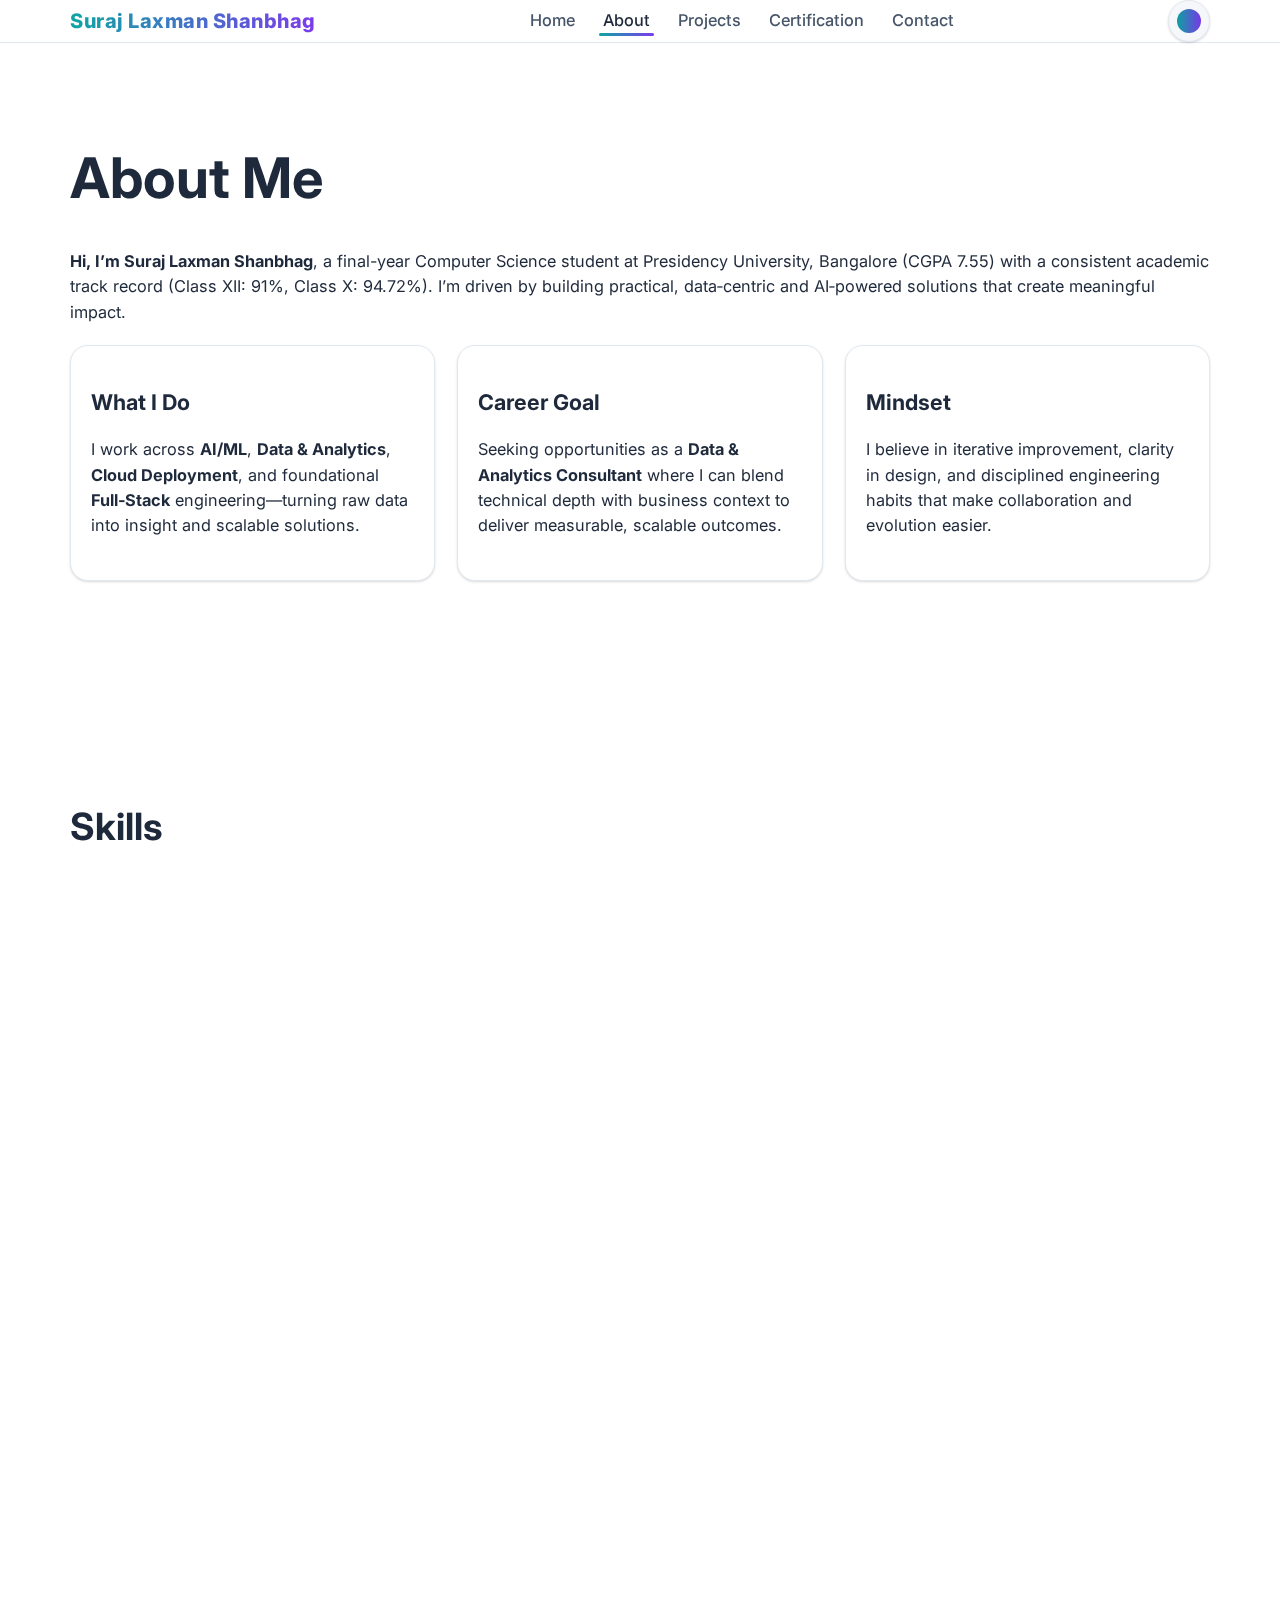
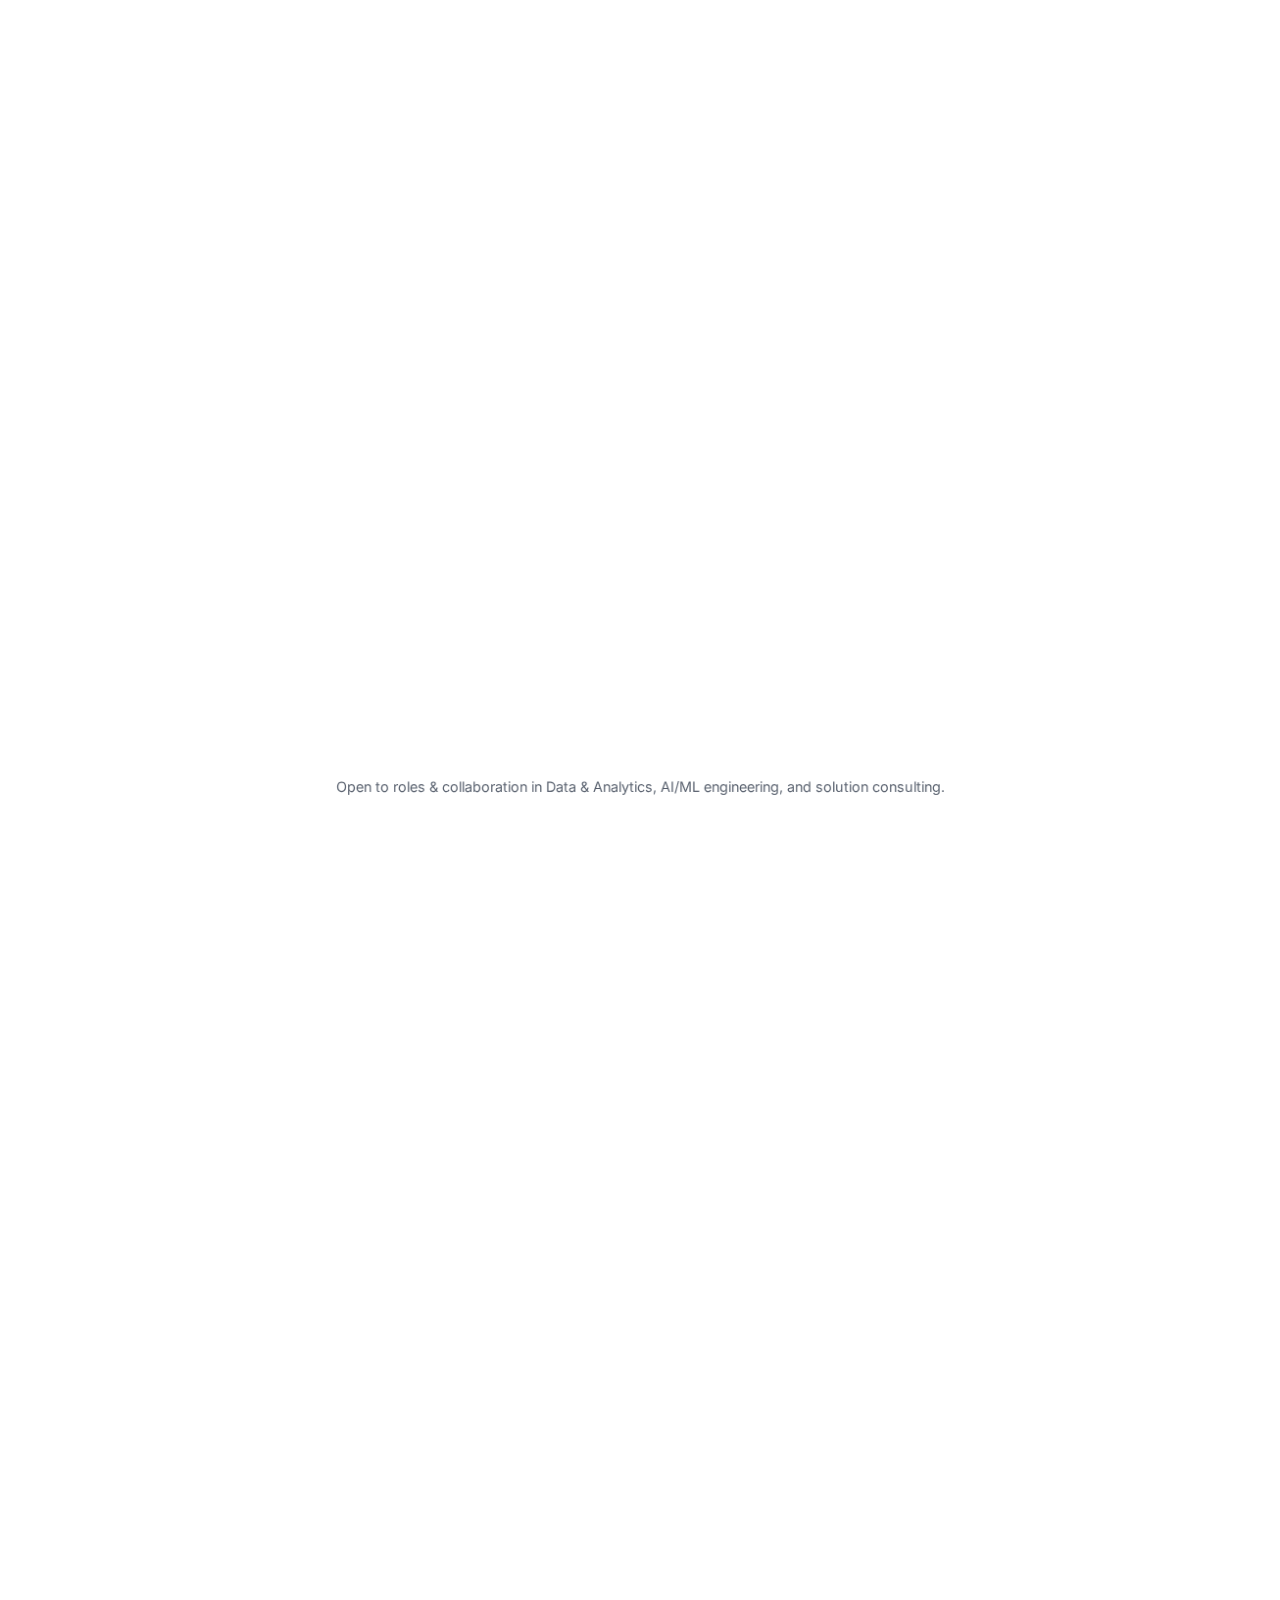
<file: about.html>
<!DOCTYPE html>
<html lang="en" data-theme="light">

<head>
  <meta charset="UTF-8" />
  <meta name="viewport" content="width=device-width, initial-scale=1.0" />
  <title>About | Suraj Shanbhag</title>
  <meta name="description" content="About Suraj Laxman Shanbhag - Aspiring Software Engineer in Bangalore, India." />
  <link rel="preconnect" href="https://fonts.googleapis.com">
  <link rel="preconnect" href="https://fonts.gstatic.com" crossorigin>
  <link href="https://fonts.googleapis.com/css2?family=Inter:wght@400;500;600;700;800&display=swap" rel="stylesheet">
  <link rel="icon" type="image/x-icon" href="assets/favicon.ico" />
  <link rel="stylesheet" href="css/utils.css" />
  <link rel="stylesheet" href="css/styles.css" />
</head>

<body>
  <a href="#main-content" class="skip-link">Skip to content</a>
  <header class="site-header" id="top">
    <div class="container flex between align-center">
      <a href="index.html" class="logo" aria-label="Homepage">Suraj Laxman Shanbhag</a>
      <nav class="site-nav" aria-label="Main Navigation">
        <button class="nav-toggle" aria-expanded="false" aria-controls="nav-menu" aria-label="Open menu">
          <span class="bar"></span><span class="bar"></span><span class="bar"></span>
        </button>
        <ul id="nav-menu" class="nav-menu">
          <li><a href="index.html">Home</a></li>
          <li><a href="about.html" class="active">About</a></li>
          <li><a href="projects.html">Projects</a></li>
          <li><a href="certification.html">Certification</a></li>
          <li><a href="contact.html">Contact</a></li>
        </ul>
      </nav>
      <button class="theme-toggle" id="themeToggle" aria-label="Toggle dark mode"></button>
    </div>
  </header>

  <main class="container" id="main-content">
    <section aria-labelledby="bio-heading" class="mb-xl about-hero">
      <h1 id="bio-heading" data-reveal>About Me</h1>
      <div class="about-intro" data-reveal data-reveal-order="1">
        <p><strong>Hi, I’m Suraj Laxman Shanbhag</strong>, a final-year Computer Science student at Presidency
          University, Bangalore (CGPA 7.55) with a consistent academic track record (Class XII: 91%, Class X: 94.72%).
          I’m driven by building practical, data‑centric and AI‑powered solutions that create meaningful impact.</p>
      </div>
      <div class="about-focus grid" data-reveal data-reveal-order="2"
        style="--min:260px;display:grid;gap:1.4rem;grid-template-columns:repeat(auto-fit,minmax(260px,1fr));margin-top:1.25rem;">
        <div class="card mini">
          <h3>What I Do</h3>
          <p>I work across <strong>AI/ML</strong>, <strong>Data & Analytics</strong>, <strong>Cloud Deployment</strong>,
            and foundational <strong>Full‑Stack</strong> engineering—turning raw data into insight and scalable
            solutions.</p>
        </div>
        <div class="card mini">
          <h3>Career Goal</h3>
          <p>Seeking opportunities as a <strong>Data & Analytics Consultant</strong> where I can blend technical depth
            with business context to deliver measurable, scalable outcomes.</p>
        </div>
        <div class="card mini">
          <h3>Mindset</h3>
          <p>I believe in iterative improvement, clarity in design, and disciplined engineering habits that make
            collaboration and evolution easier.</p>
        </div>
      </div>
    </section>

    <section aria-labelledby="skills-summary-heading" class="mb-xl">
      <h2 id="skills-summary-heading" data-reveal>Skills</h2>
      <div class="skills-summary" data-reveal data-reveal-order="1">
        <div class="skills-rows" data-reveal>
          <!-- Programming Languages -->
          <div class="skill-row">
            <h3 class="row-title">Programming Languages</h3>
            <div class="skill-cards cols-5" role="list" aria-label="Programming Languages">
              <div class="skill-card" role="listitem" aria-label="Python">
                <div class="skill-icon"><img src="assets/icons/Python.svg" alt="" loading="lazy"></div>
                <span>Python</span>
              </div>
              <div class="skill-card" role="listitem" aria-label="Java">
                <div class="skill-icon"><img src="assets/icons/Java.svg" alt="" loading="lazy"></div><span>Java</span>
              </div>
              <div class="skill-card" role="listitem" aria-label="JavaScript">
                <div class="skill-icon"><img src="assets/icons/JavaScript.svg" alt="" loading="lazy"></div>
                <span>JavaScript</span>
              </div>
              <div class="skill-card" role="listitem" aria-label="PHP">
                <div class="skill-icon"><img src="assets/icons/PHP.svg" alt="" loading="lazy"></div><span>PHP</span>
              </div>
              <div class="skill-card" role="listitem" aria-label="SQL">
                <div class="skill-icon"><img src="assets/icons/SQL-Developer.svg" alt="" loading="lazy"></div>
                <span>SQL</span>
              </div>
            </div>
          </div>

          <!-- Web Development -->
          <div class="skill-row">
            <h3 class="row-title">Web Development</h3>
            <div class="skill-cards cols-5" role="list" aria-label="Web Development Stack">
              <div class="skill-card" role="listitem" aria-label="HTML">
                <div class="skill-icon"><img src="assets/icons/HTML5.svg" alt="" loading="lazy"></div><span>HTML</span>
              </div>
              <div class="skill-card" role="listitem" aria-label="CSS">
                <div class="skill-icon"><img src="assets/icons/CSS3.svg" alt="" loading="lazy"></div><span>CSS</span>
              </div>
              <div class="skill-card" role="listitem" aria-label="JavaScript">
                <div class="skill-icon"><img src="assets/icons/JavaScript.svg" alt="" loading="lazy"></div>
                <span>JavaScript</span>
              </div>
              <div class="skill-card" role="listitem" aria-label="React.js">
                <div class="skill-icon"><img src="assets/icons/React.svg" alt="" loading="lazy"></div>
                <span>React.js</span>
              </div>
              <div class="skill-card" role="listitem" aria-label="Angular">
                <div class="skill-icon"><img src="assets/icons/Angular.svg" alt="" loading="lazy"></div>
                <span>Angular</span>
              </div>
              <div class="skill-card" role="listitem" aria-label="jQuery">
                <div class="skill-icon"><img src="assets/icons/jQuery.svg" alt="" loading="lazy"></div>
                <span>jQuery</span>
              </div>
              <div class="skill-card" role="listitem" aria-label="Bootstrap">
                <div class="skill-icon"><img src="assets/icons/Bootstrap.svg" alt="" loading="lazy"></div>
                <span>Bootstrap</span>
              </div>
              <div class="skill-card" role="listitem" aria-label="Tailwind CSS">
                <div class="skill-icon"><img src="assets/icons/Tailwind-CSS.svg" alt="" loading="lazy"></div>
                <span>Tailwind CSS</span>
              </div>
              <div class="skill-card" role="listitem" aria-label="Django">
                <div class="skill-icon"><img src="assets/icons/Django.svg" alt="" loading="lazy"></div>
                <span>Django</span>
              </div>
              <div class="skill-card" role="listitem" aria-label="Flask">
                <div class="skill-icon"><img src="assets/icons/Flask.svg" alt="" loading="lazy"></div><span>Flask</span>
              </div>
              <div class="skill-card" role="listitem" aria-label="FastAPI">
                <div class="skill-icon"><img src="assets/icons/FastAPI.svg" alt="" loading="lazy"></div>
                <span>FastAPI</span>
              </div>
              <div class="skill-card" role="listitem" aria-label="Express.js">
                <div class="skill-icon"><img src="assets/icons/Express.svg" alt="" loading="lazy"></div>
                <span>Express.js</span>
              </div>
              <div class="skill-card" role="listitem" aria-label="Node.js">
                <div class="skill-icon"><img src="assets/icons/Node.js.svg" alt="" loading="lazy"></div>
                <span>Node.js</span>
              </div>
            </div>
          </div>

          <!-- Databases -->
          <div class="skill-row">
            <h3 class="row-title">Databases</h3>
            <div class="skill-cards cols-5" role="list" aria-label="Databases">
              <div class="skill-card" role="listitem" aria-label="MySQL">
                <div class="skill-icon"><img src="assets/icons/MySQL.svg" alt="" loading="lazy"></div><span>MySQL</span>
              </div>
              <div class="skill-card" role="listitem" aria-label="MongoDB">
                <div class="skill-icon"><img src="assets/icons/MongoDB.svg" alt="" loading="lazy"></div>
                <span>MongoDB</span>
              </div>
            </div>
          </div>

          <!-- Cloud & DevOps -->
          <div class="skill-row">
            <h3 class="row-title">Cloud & DevOps</h3>
            <div class="skill-cards cols-5" role="list" aria-label="Cloud and DevOps">
              <div class="skill-card" role="listitem" aria-label="Docker">
                <div class="skill-icon"><img src="assets/icons/Docker.svg" alt="" loading="lazy"></div>
                <span>Docker</span>
              </div>
              <div class="skill-card" role="listitem" aria-label="Google Firebase">
                <div class="skill-icon"><img src="assets/icons/Firebase.svg" alt="" loading="lazy"></div>
                <span>Firebase</span>
              </div>
              <div class="skill-card" role="listitem" aria-label="Vercel">
                <div class="skill-icon"><img src="assets/icons/Vercel.svg" alt="" loading="lazy"></div>
                <span>Vercel</span>
              </div>
            </div>
          </div>

          <!-- Version Control & Collaboration -->
          <div class="skill-row">
            <h3 class="row-title">Version Control & Collaboration</h3>
            <div class="skill-cards cols-5" role="list" aria-label="Version Control and Collaboration Tools">
              <div class="skill-card" role="listitem" aria-label="Git">
                <div class="skill-icon"><img src="assets/icons/Git.svg" alt="" loading="lazy"></div><span>Git</span>
              </div>
              <div class="skill-card" role="listitem" aria-label="GitHub">
                <div class="skill-icon"><img src="assets/icons/GitHub.svg" alt="" loading="lazy"></div>
                <span>GitHub</span>
              </div>
              <div class="skill-card missing-icon" role="listitem" aria-label="GitHub Desktop">
                <div class="skill-icon"><img src="assets/icons/GitHub.svg" alt="" loading="lazy"></div><span>GitHub
                  Desktop</span>
              </div>
              <div class="skill-card" role="listitem" aria-label="Discord">
                <div class="skill-icon"><img src="assets/icons/Discord.js.svg" alt="" loading="lazy"></div>
                <span>Discord</span>
              </div>
              <div class="skill-card missing-icon" role="listitem" aria-label="Notion">
                <div class="skill-icon"><img src="assets/icons/Markdown.svg" alt="" loading="lazy"></div>
                <span>Notion</span>
              </div>
              <div class="skill-card missing-icon" role="listitem" aria-label="Microsoft Teams">
                <div class="skill-icon"><img src="assets/icons/Windows-11.svg" alt="" loading="lazy"></div>
                <span>Teams</span>
              </div>
            </div>
          </div>

          <!-- Data Science & Analytics -->
          <div class="skill-row">
            <h3 class="row-title">Data Science & Analytics</h3>
            <div class="skill-cards cols-5" role="list" aria-label="Data Science and Analytics Tools">
              <div class="skill-card" role="listitem" aria-label="NumPy">
                <div class="skill-icon"><img src="assets/icons/NumPy.svg" alt="" loading="lazy"></div><span>NumPy</span>
              </div>
              <div class="skill-card" role="listitem" aria-label="Pandas">
                <div class="skill-icon"><img src="assets/icons/Pandas.svg" alt="" loading="lazy"></div>
                <span>Pandas</span>
              </div>
              <div class="skill-card" role="listitem" aria-label="Matplotlib">
                <div class="skill-icon"><img src="assets/icons/Matplotlib.svg" alt="" loading="lazy"></div>
                <span>Matplotlib</span>
              </div>
              <div class="skill-card missing-icon" role="listitem" aria-label="Seaborn">
                <div class="skill-icon"><img src="assets/icons/Matplotlib.svg" alt="" loading="lazy"></div>
                <span>Seaborn</span>
              </div>
              <div class="skill-card" role="listitem" aria-label="Plotly">
                <div class="skill-icon"><img src="assets/icons/Ploty.svg" alt="" loading="lazy"></div>
                <span>Plotly</span>
              </div>
              <div class="skill-card" role="listitem" aria-label="Scikit-Learn">
                <div class="skill-icon"><img src="assets/icons/Scikit-Learn.svg" alt="" loading="lazy"></div>
                <span>Scikit-Learn</span>
              </div>
              <div class="skill-card missing-icon" role="listitem" aria-label="Excel">
                <div class="skill-icon"><img src="assets/icons/Markdown.svg" alt="" loading="lazy"></div>
                <span>Excel</span>
              </div>
              <div class="skill-card" role="listitem" aria-label="Jupyter">
                <div class="skill-icon"><img src="assets/icons/Jupyter.svg" alt="" loading="lazy"></div>
                <span>Jupyter</span>
              </div>
              <div class="skill-card" role="listitem" aria-label="SQL">
                <div class="skill-icon"><img src="assets/icons/SQL-Developer.svg" alt="" loading="lazy"></div>
                <span>SQL</span>
              </div>
            </div>
          </div>

          <!-- AI / ML -->
          <div class="skill-row">
            <h3 class="row-title">AI / ML</h3>
            <div class="skill-cards cols-5" role="list" aria-label="Artificial Intelligence and Machine Learning">
              <div class="skill-card" role="listitem" aria-label="TensorFlow">
                <div class="skill-icon"><img src="assets/icons/TensorFlow.svg" alt="" loading="lazy"></div>
                <span>TensorFlow</span>
              </div>
              <div class="skill-card" role="listitem" aria-label="PyTorch">
                <div class="skill-icon"><img src="assets/icons/PyTorch.svg" alt="" loading="lazy"></div>
                <span>PyTorch</span>
              </div>
              <div class="skill-card" role="listitem" aria-label="Keras">
                <div class="skill-icon"><img src="assets/icons/Keras.svg" alt="" loading="lazy"></div><span>Keras</span>
              </div>
              <div class="skill-card" role="listitem" aria-label="Scikit-Learn">
                <div class="skill-icon"><img src="assets/icons/Scikit-Learn.svg" alt="" loading="lazy"></div>
                <span>Scikit-Learn</span>
              </div>
              <div class="skill-card missing-icon" role="listitem" aria-label="Reinforcement Learning">
                <div class="skill-icon"><img src="assets/icons/GraphQL.svg" alt="" loading="lazy"></div><span>RL</span>
              </div>
            </div>
          </div>

          <!-- Tools & IDEs -->
          <div class="skill-row">
            <h3 class="row-title">Tools &amp; IDEs</h3>
            <div class="skill-cards cols-5" role="list" aria-label="Tools and IDEs">
              <div class="skill-card" role="listitem" aria-label="Eclipse IDE">
                <div class="skill-icon"><img src="assets/icons/Eclipse-IDE.svg" alt="" loading="lazy"></div>
                <span>Eclipse IDE</span>
              </div>
              <div class="skill-card" role="listitem" aria-label="VS Code">
                <div class="skill-icon"><img src="assets/icons/Visual-Studio-Code-(VS-Code).svg" alt="" loading="lazy">
                </div><span>VS Code</span>
              </div>
              <div class="skill-card" role="listitem" aria-label="Postman">
                <div class="skill-icon"><img src="assets/icons/Postman.svg" alt="" loading="lazy"></div>
                <span>Postman</span>
              </div>
            </div>
          </div>
        </div>
      </div>
    </section>

    <section aria-labelledby="leadership-heading" class="mb-xl">
      <h2 id="leadership-heading" data-reveal>Leadership & Beyond Tech</h2>
      <div class="grid values-grid" data-reveal data-reveal-order="1">
        <div class="card mini">
          <h3>NSS Unit Leader</h3>
          <p>Led initiatives promoting service, coordination, and responsibility—strengthening ownership and team
            culture.</p>
        </div>
        <div class="card mini">
          <h3>Continuous Learner</h3>
          <p>Regularly explore emerging tools, frameworks, and AI workflows to sharpen problem‑solving approaches.</p>
        </div>
        <div class="card mini">
          <h3>Outside Interests</h3>
          <p>Enjoy gaming, staying active, and experimenting with new technology stacks that stretch my thinking.</p>
        </div>
      </div>
    </section>

    <section aria-labelledby="quote-heading" class="mb-xl about-closing" style="text-align:center;">
      <h2 id="quote-heading" class="visually-hidden">Quote</h2>
      <p data-reveal data-reveal-order="1"
        style="font-size:1.15rem;max-width:760px;margin:0 auto 1.6rem;font-weight:500;">“Keep building, keep growing 🚀”
      </p>
      <p data-reveal data-reveal-order="2" style="margin:0 0 1.8rem; font-size:.9rem; opacity:.75;">Open to roles &
        collaboration in Data & Analytics, AI/ML engineering, and solution consulting.</p>
      <a href="assets/Suraj_Laxman_Shanbhag_Myntra_Resume.pdf" class="btn primary" data-reveal data-reveal-order="3"
        download>Download Resume</a>
    </section>

    <!-- Removed dynamic skills preview section to avoid redundancy with Skills Snapshot above -->

    <section id="education" aria-labelledby="education-heading" class="mb-xl">
      <h2 id="education-heading" data-reveal>Education</h2>
      <ul class="timeline" data-reveal>
        <!-- Updated timeline items -->
        <li>
          <div class="timeline-marker" aria-hidden="true"></div>
          <div class="timeline-content">
            <h3>B.Tech in Computer Science &amp; Technology</h3>
            <p><strong>Presidency University, Bangalore</strong> • <span>2022 – Present</span></p>
            <p>CGPA: <strong>7.55</strong></p>
          </div>
        </li>
        <li>
          <div class="timeline-marker" aria-hidden="true"></div>
          <div class="timeline-content">
            <h3>Class XII (PUC)</h3>
            <p><strong>St. Josephs’ Composite PU College, Karnataka</strong> • <span>2020 – 2022</span></p>
            <p>Percentage: <strong>91%</strong></p>
          </div>
        </li>
        <li>
          <div class="timeline-marker" aria-hidden="true"></div>
          <div class="timeline-content">
            <h3>Class X (SSLC)</h3>
            <p><strong>Balmandir High School, Karnataka</strong> • <span>2019 – 2020</span></p>
            <p>Percentage: <strong>94.72%</strong></p>
          </div>
        </li>
      </ul>
    </section>

    <!-- Removed legacy leadership timeline; replaced by new Leadership & Beyond Tech cards above -->

    <section id="values" aria-labelledby="values-heading" class="mb-xl">
      <h2 id="values-heading" data-reveal>Core Values</h2>
      <div class="grid values-grid">
        <div class="card" data-reveal>
          <h3>Curiosity</h3>
          <p>I explore ideas deeply and question assumptions.</p>
        </div>
        <div class="card" data-reveal>
          <h3>Consistency</h3>
          <p>Steady improvement over time beats bursts of effort.</p>
        </div>
        <div class="card" data-reveal>
          <h3>Clarity</h3>
          <p>I focus on clean structure and clear intent in code.</p>
        </div>
      </div>
    </section>
  </main>

  <footer class="footer" role="contentinfo" data-reveal data-reveal-order="1" data-reveal-pop>
    <div class="footer-inner">
      <div class="footer-grid">
        <div class="footer-col footer-brand">
          <a href="index.html" class="footer-logo footer-logo-accent" aria-label="Go to home">Suraj Laxman Shanbhag</a>
          <p class="footer-tagline">Made with <span aria-hidden="true">❤️</span> by <span
              class="footer-name-accent">Suraj Laxman Shanbhag</span></p>
          <p class="footer-quote">“Keep building, keep growing 🚀”</p>
        </div>
        <nav class="footer-col footer-links-wrap" aria-label="Footer navigation">
          <h3 class="footer-col-title">Explore</h3>
          <ul class="footer-links">
            <li><a href="index.html">Home</a></li>
            <li><a href="about.html">About</a></li>
            <li><a href="projects.html">Projects</a></li>
            <li><a href="certification.html">Certification</a></li>
            <li><a href="index.html#skills-stairs-title">Skills</a></li>
            <li><a href="contact.html">Contact</a></li>
          </ul>
        </nav>
        <div class="footer-col footer-social-wrap">
          <h3 class="footer-col-title">Connect</h3>
          <ul class="footer-social" aria-label="Social media">
            <li><a href="https://github.com/Sankrityayana" target="_blank" rel="noopener" aria-label="GitHub"> <svg
                  viewBox="0 0 24 24" width="24" height="24" role="img" aria-hidden="true">
                  <path fill="currentColor"
                    d="M12 .5C5.37.5 0 5.87 0 12.54c0 5.32 3.44 9.83 8.21 11.43.6.12.82-.28.82-.59 0-.28-.01-1.03-.02-2.02-3.34.74-4.04-1.63-4.04-1.63-.55-1.42-1.34-1.8-1.34-1.8-1.1-.78.08-.75.08-.75 1.22.09 1.87 1.29 1.87 1.29 1.08 1.89 2.84 1.34 3.53 1.03.11-.8.42-1.35.76-1.66-2.67-.31-5.48-1.37-5.48-6.08 0-1.36.47-2.46 1.24-3.32-.13-.31-.54-1.57.12-3.27 0 0 1.01-.33 3.3 1.26a11.2 11.2 0 0 1 3.01-.41c1.02 0 2.05.14 3.01.41 2.28-1.59 3.29-1.26 3.29-1.26.66 1.7.25 2.96.12 3.27.77.86 1.23 1.96 1.23 3.32 0 4.72-2.81 5.76-5.49 6.07.43.38.81 1.12.81 2.26 0 1.63-.01 2.95-.01 3.35 0 .32.22.71.83.59 4.77-1.6 8.2-6.11 8.2-11.43C24 5.87 18.63.5 12 .5Z" />
                </svg></a></li>
            <li><a href="https://linkedin.com/in/suraj-shanbhag" target="_blank" rel="noopener" aria-label="LinkedIn">
                <svg viewBox="0 0 24 24" width="24" height="24" role="img" aria-hidden="true">
                  <path fill="currentColor"
                    d="M4.98 3.5a2.5 2.5 0 1 1 0 5 2.5 2.5 0 0 1 0-5ZM3 10.4c0-.56.34-.92.99-.92h1.99c.66 0 1.02.36 1.02.92V20c0 .56-.36 1-.99 1H3.99C3.35 21 3 20.56 3 20v-9.6ZM9.75 10.25c0-.41.34-.75.75-.75h1.4c.41 0 .75.34.75.75v.36c.56-.67 1.38-1.23 2.81-1.23 2.07 0 4.54 1.34 4.54 5.17V20c0 .56-.34 1-1.01 1h-1.98c-.66 0-1.01-.44-1.01-1v-4.87c0-1.44-.51-2.42-1.8-2.42-.98 0-1.57.67-1.83 1.3-.09.22-.12.52-.12.83V20c0 .56-.35 1-1.01 1H10.5c-.66 0-1-.44-1-1v-9.75Z" />
                </svg></a></li>
            <li><a href="https://twitter.com/" target="_blank" rel="noopener" aria-label="Twitter"> <svg
                  viewBox="0 0 24 24" width="24" height="24" role="img" aria-hidden="true">
                  <path fill="currentColor"
                    d="M22.46 6c-.77.35-1.6.58-2.46.69a4.18 4.18 0 0 0 1.84-2.31 8.39 8.39 0 0 1-2.65 1.04 4.15 4.15 0 0 0-7.07 3.78 11.78 11.78 0 0 1-8.55-4.34 4.15 4.15 0 0 0 1.28 5.54 4.1 4.1 0 0 1-1.88-.52v.05a4.15 4.15 0 0 0 3.33 4.07 4.2 4.2 0 0 1-1.87.07 4.16 4.16 0 0 0 3.88 2.89A8.35 8.35 0 0 1 2 19.54a11.78 11.78 0 0 0 6.38 1.87c7.66 0 11.85-6.35 11.85-11.85 0-.18-.01-.36-.02-.54A8.47 8.47 0 0 0 24 6.56c-.7.31-1.45.52-2.24.61Z" />
                </svg></a></li>
            <li><a href="mailto:surajshanbhag143@gmail.com" aria-label="Email"> <svg viewBox="0 0 24 24" width="24"
                  height="24" role="img" aria-hidden="true">
                  <path fill="currentColor"
                    d="M4 4h16a2 2 0 0 1 2 2v1.2l-10 6.25L2 7.2V6a2 2 0 0 1 2-2Zm0 5.55V18h16V9.55l-7.62 4.77a2 2 0 0 1-2.07 0L4 9.55Z" />
                </svg></a></li>
          </ul>
        </div>
      </div>
      <div class="footer-bottom">
        <p>&copy; <span id="footerYear"></span> Suraj Laxman Shanbhag. All rights reserved.</p>
        <button class="back-to-top" id="backToTop" aria-label="Back to top">↑ Top</button>
      </div>
    </div>
  </footer>

  <script src="js/ui.js" defer></script>
  <script src="js/main.js" defer></script>
</body>

</html>
</file>
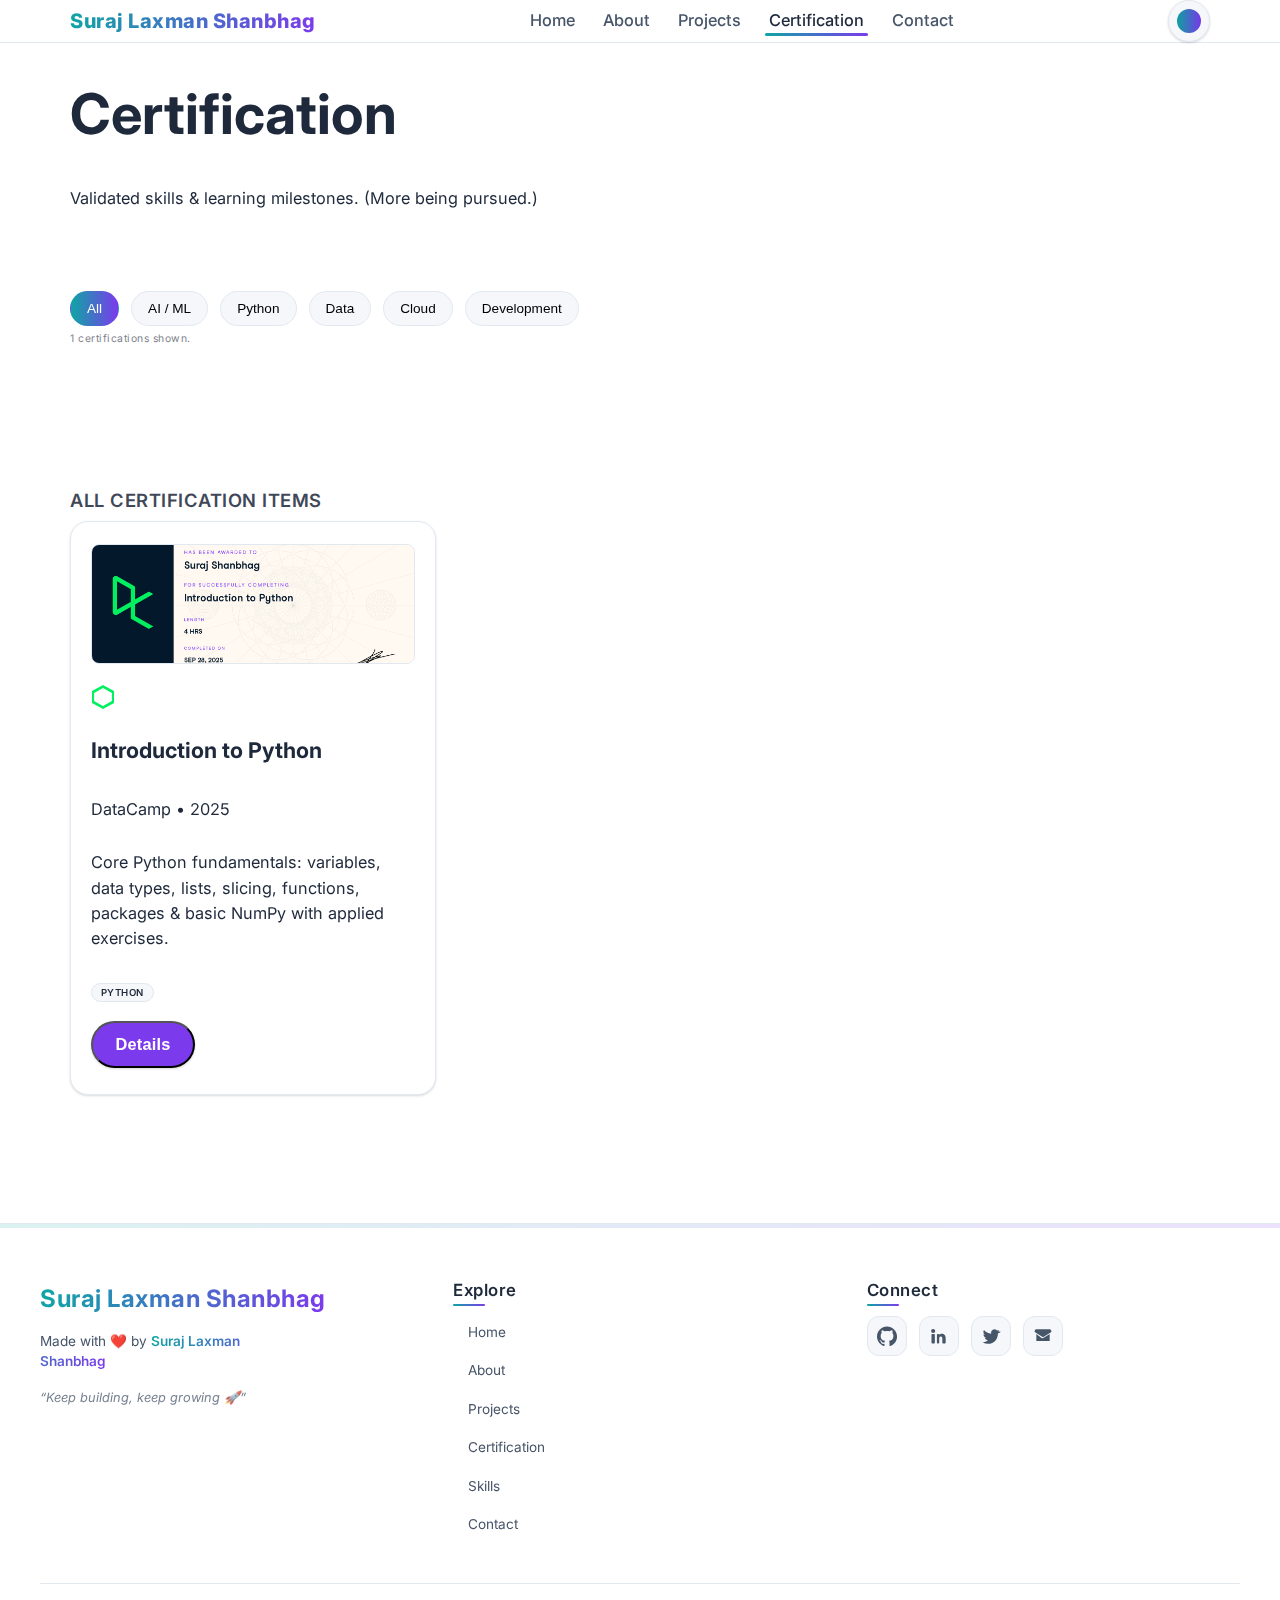
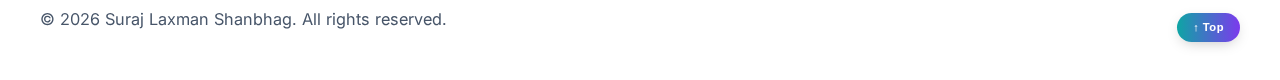
<file: certification.html>
<!DOCTYPE html>
<html lang="en" data-theme="light">

<head>
    <meta charset="UTF-8" />
    <meta name="viewport" content="width=device-width, initial-scale=1.0" />
    <title>Certification | Suraj Shanbhag</title>
    <meta name="description" content="Professional certification & achievements earned by Suraj Laxman Shanbhag." />
    <link rel="preconnect" href="https://fonts.googleapis.com">
    <link rel="preconnect" href="https://fonts.gstatic.com" crossorigin>
    <link href="https://fonts.googleapis.com/css2?family=Inter:wght@400;500;600;700;800&display=swap" rel="stylesheet">
    <link rel="icon" type="image/x-icon" href="assets/favicon.ico" />
    <link rel="stylesheet" href="css/utils.css" />
    <link rel="stylesheet" href="css/styles.css" />
</head>

<body class="certification-page">
    <a href="#main-content" class="skip-link">Skip to content</a>
    <header class="site-header" id="top">
        <div class="container flex between align-center">
            <a href="index.html" class="logo" aria-label="Homepage">Suraj Laxman Shanbhag</a>
            <nav class="site-nav" aria-label="Main Navigation">
                <button class="nav-toggle" aria-expanded="false" aria-controls="nav-menu" aria-label="Open menu">
                    <span class="bar"></span><span class="bar"></span><span class="bar"></span>
                </button>
                <ul id="nav-menu" class="nav-menu">
                    <li><a href="index.html">Home</a></li>
                    <li><a href="about.html">About</a></li>
                    <li><a href="projects.html">Projects</a></li>
                    <li><a href="certification.html" class="active">Certification</a></li>
                    <li><a href="contact.html">Contact</a></li>
                </ul>
            </nav>
            <button class="theme-toggle" id="themeToggle" aria-label="Toggle dark mode"></button>
        </div>
    </header>

    <main id="main-content" class="container">
        <header class="page-header" data-reveal>
            <h1>Certification</h1>
            <p>Validated skills & learning milestones. (More being pursued.)</p>
        </header>

        <section aria-labelledby="cert-filter-heading" class="cert-filters">
            <h2 id="cert-filter-heading" class="visually-hidden">Filter certification categories</h2>
            <div class="filters" role="toolbar" aria-label="Certification filters" data-reveal>
                <button class="filter-btn active" data-filter="all">All</button>
                <button class="filter-btn" data-filter="ai">AI / ML</button>
                <button class="filter-btn" data-filter="python">Python</button>
                <button class="filter-btn" data-filter="data">Data</button>
                <button class="filter-btn" data-filter="cloud">Cloud</button>
                <button class="filter-btn" data-filter="dev">Development</button>
            </div>
        </section>

        <section aria-labelledby="cert-list-heading" class="cert-list">
            <h2 id="cert-list-heading"
                style="margin:.4rem 0 .6rem; font-size:1.15rem; letter-spacing:.5px; font-weight:600; text-transform:uppercase; opacity:.85;">
                Certification List</h2>
            <div id="certGrid" class="projects-grid certs-grid"></div>
        </section>
    </main>

    <footer class="footer" role="contentinfo" data-reveal data-reveal-order="1" data-reveal-pop>
        <div class="footer-inner">
            <div class="footer-grid">
                <div class="footer-col footer-brand">
                    <a href="index.html" class="footer-logo footer-logo-accent" aria-label="Go to home">Suraj Laxman
                        Shanbhag</a>
                    <p class="footer-tagline">Made with <span aria-hidden="true">❤️</span> by <span
                            class="footer-name-accent">Suraj Laxman Shanbhag</span></p>
                    <p class="footer-quote">“Keep building, keep growing 🚀”</p>
                </div>
                <nav class="footer-col footer-links-wrap" aria-label="Footer navigation">
                    <h3 class="footer-col-title">Explore</h3>
                    <ul class="footer-links">
                        <li><a href="index.html">Home</a></li>
                        <li><a href="about.html">About</a></li>
                        <li><a href="projects.html">Projects</a></li>
                        <li><a href="certification.html" aria-current="page">Certification</a></li>
                        <li><a href="index.html#skills-stairs-title">Skills</a></li>
                        <li><a href="contact.html">Contact</a></li>
                    </ul>
                </nav>
                <div class="footer-col footer-social-wrap">
                    <h3 class="footer-col-title">Connect</h3>
                    <ul class="footer-social" aria-label="Social media">
                        <li><a href="https://github.com/Sankrityayana" target="_blank" rel="noopener"
                                aria-label="GitHub"> <svg viewBox="0 0 24 24" width="24" height="24" role="img"
                                    aria-hidden="true">
                                    <path fill="currentColor"
                                        d="M12 .5C5.37.5 0 5.87 0 12.54c0 5.32 3.44 9.83 8.21 11.43.6.12.82-.28.82-.59 0-.28-.01-1.03-.02-2.02-3.34.74-4.04-1.63-4.04-1.63-.55-1.42-1.34-1.8-1.34-1.8-1.1-.78.08-.75.08-.75 1.22.09 1.87 1.29 1.87 1.29 1.08 1.89 2.84 1.34 3.53 1.03.11-.8.42-1.35.76-1.66-2.67-.31-5.48-1.37-5.48-6.08 0-1.36.47-2.46 1.24-3.32-.13-.31-.54-1.57.12-3.27 0 0 1.01-.33 3.3 1.26a11.2 11.2 0 0 1 3.01-.41c1.02 0 2.05.14 3.01.41 2.28-1.59 3.29-1.26 3.29-1.26.66 1.7.25 2.96.12 3.27.77.86 1.23 1.96 1.23 3.32 0 4.72-2.81 5.76-5.49 6.07.43.38.81 1.12.81 2.26 0 1.63-.01 2.95-.01 3.35 0 .32.22.71.83.59 4.77-1.6 8.2-6.11 8.2-11.43C24 5.87 18.63.5 12 .5Z" />
                                </svg></a></li>
                        <li><a href="https://linkedin.com/in/suraj-shanbhag" target="_blank" rel="noopener"
                                aria-label="LinkedIn"> <svg viewBox="0 0 24 24" width="24" height="24" role="img"
                                    aria-hidden="true">
                                    <path fill="currentColor"
                                        d="M4.98 3.5a2.5 2.5 0 1 1 0 5 2.5 2.5 0 0 1 0-5ZM3 10.4c0-.56.34-.92.99-.92h1.99c.66 0 1.02.36 1.02.92V20c0 .56-.36 1-.99 1H3.99C3.35 21 3 20.56 3 20v-9.6ZM9.75 10.25c0-.41.34-.75.75-.75h1.4c.41 0 .75.34.75.75v.36c.56-.67 1.38-1.23 2.81-1.23 2.07 0 4.54 1.34 4.54 5.17V20c0 .56-.34 1-1.01 1h-1.98c-.66 0-1.01-.44-1.01-1v-4.87c0-1.44-.51-2.42-1.8-2.42-.98 0-1.57.67-1.83 1.3-.09.22-.12.52-.12.83V20c0 .56-.35 1-1.01 1H10.5c-.66 0-1-.44-1-1v-9.75Z" />
                                </svg></a></li>
                        <li><a href="https://twitter.com/" target="_blank" rel="noopener" aria-label="Twitter"> <svg
                                    viewBox="0 0 24 24" width="24" height="24" role="img" aria-hidden="true">
                                    <path fill="currentColor"
                                        d="M22.46 6c-.77.35-1.6.58-2.46.69a4.18 4.18 0 0 0 1.84-2.31 8.39 8.39 0 0 1-2.65 1.04 4.15 4.15 0 0 0-7.07 3.78 11.78 11.78 0 0 1-8.55-4.34 4.15 4.15 0 0 0 1.28 5.54 4.1 4.1 0 0 1-1.88-.52v.05a4.15 4.15 0 0 0 3.33 4.07 4.2 4.2 0 0 1-1.87.07 4.16 4.16 0 0 0 3.88 2.89A8.35 8.35 0 0 1 2 19.54a11.78 11.78 0 0 0 6.38 1.87c7.66 0 11.85-6.35 11.85-11.85 0-.18-.01-.36-.02-.54A8.47 8.47 0 0 0 24 6.56c-.7.31-1.45.52-2.24.61Z" />
                                </svg></a></li>
                        <li><a href="mailto:surajshanbhag143@gmail.com" aria-label="Email"> <svg viewBox="0 0 24 24"
                                    width="24" height="24" role="img" aria-hidden="true">
                                    <path fill="currentColor"
                                        d="M4 4h16a2 2 0 0 1 2 2v1.2l-10 6.25L2 7.2V6a2 2 0 0 1 2-2Zm0 5.55V18h16V9.55l-7.62 4.77a2 2 0 0 1-2.07 0L4 9.55Z" />
                                </svg></a></li>
                    </ul>
                </div>
            </div>
            <div class="footer-bottom">
                <p>&copy; <span id="footerYear"></span> Suraj Laxman Shanbhag. All rights reserved.</p>
                <button class="back-to-top" id="backToTop" aria-label="Back to top">↑ Top</button>
            </div>
        </div>
    </footer>

    <div id="modal" class="modal" aria-hidden="true" role="dialog" aria-modal="true" aria-labelledby="modalTitle">
        <div class="modal-backdrop" data-modal-close></div>
        <div class="modal-content" role="document">
            <h2 id="modalTitle" class="visually-hidden">Details</h2>
            <button class="modal-close" aria-label="Close modal" data-modal-close>&times;</button>
            <div class="modal-body" id="modalBody">Loading...</div>
        </div>
    </div>

    <script src="js/ui.js" defer></script>
    <script src="js/main.js" defer></script>
    <script src="js/certification.js" defer></script>
</body>

</html>
</file>
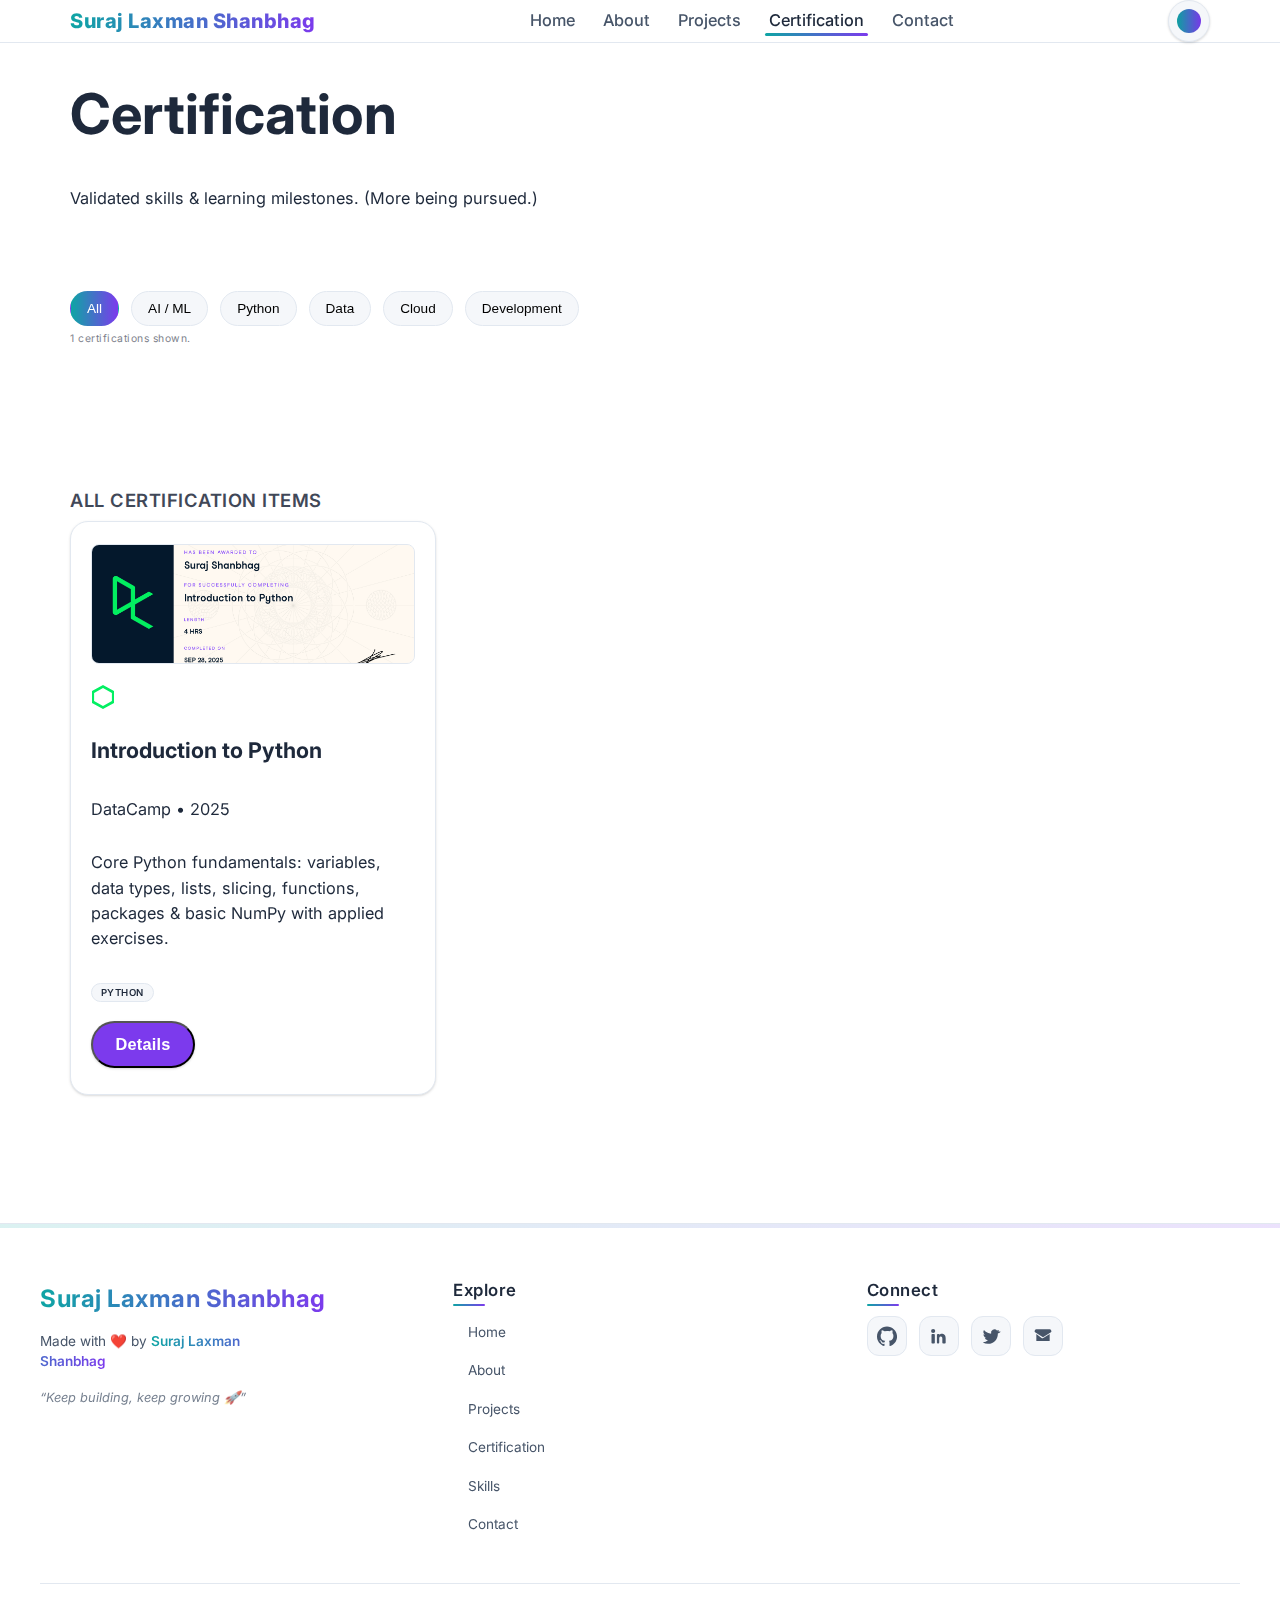
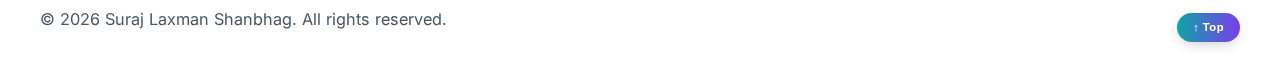
<file: certifications.html>
<!DOCTYPE html>
<html lang="en">

<head>
  <meta charset="UTF-8" />
  <meta name="viewport" content="width=device-width, initial-scale=1.0" />
  <title>Redirecting…</title>
  <meta http-equiv="refresh" content="0; url=certification.html" />
  <link rel="canonical" href="certification.html" />
  <style>
    body {
      font-family: system-ui, Arial, sans-serif;
      display: flex;
      min-height: 100dvh;
      align-items: center;
      justify-content: center;
      background: #0f172a;
      color: #f1f5f9;
      margin: 0;
      padding: 2rem;
      text-align: center
    }

    a {
      color: #03ef62;
      text-decoration: none
    }
  </style>
</head>

<body>
  <div>
    <h1 style="margin:0 0 .75rem;font-size:1.75rem;">Page Moved</h1>
    <p>The page <strong>Certifications</strong> is now <strong>Certification</strong>.</p>
    <p><a href="certification.html">Continue to the new page →</a></p>
    <noscript>
      <p>(JavaScript disabled? Use the link above.)</p>
    </noscript>
  </div>
</body>

</html>
</file>
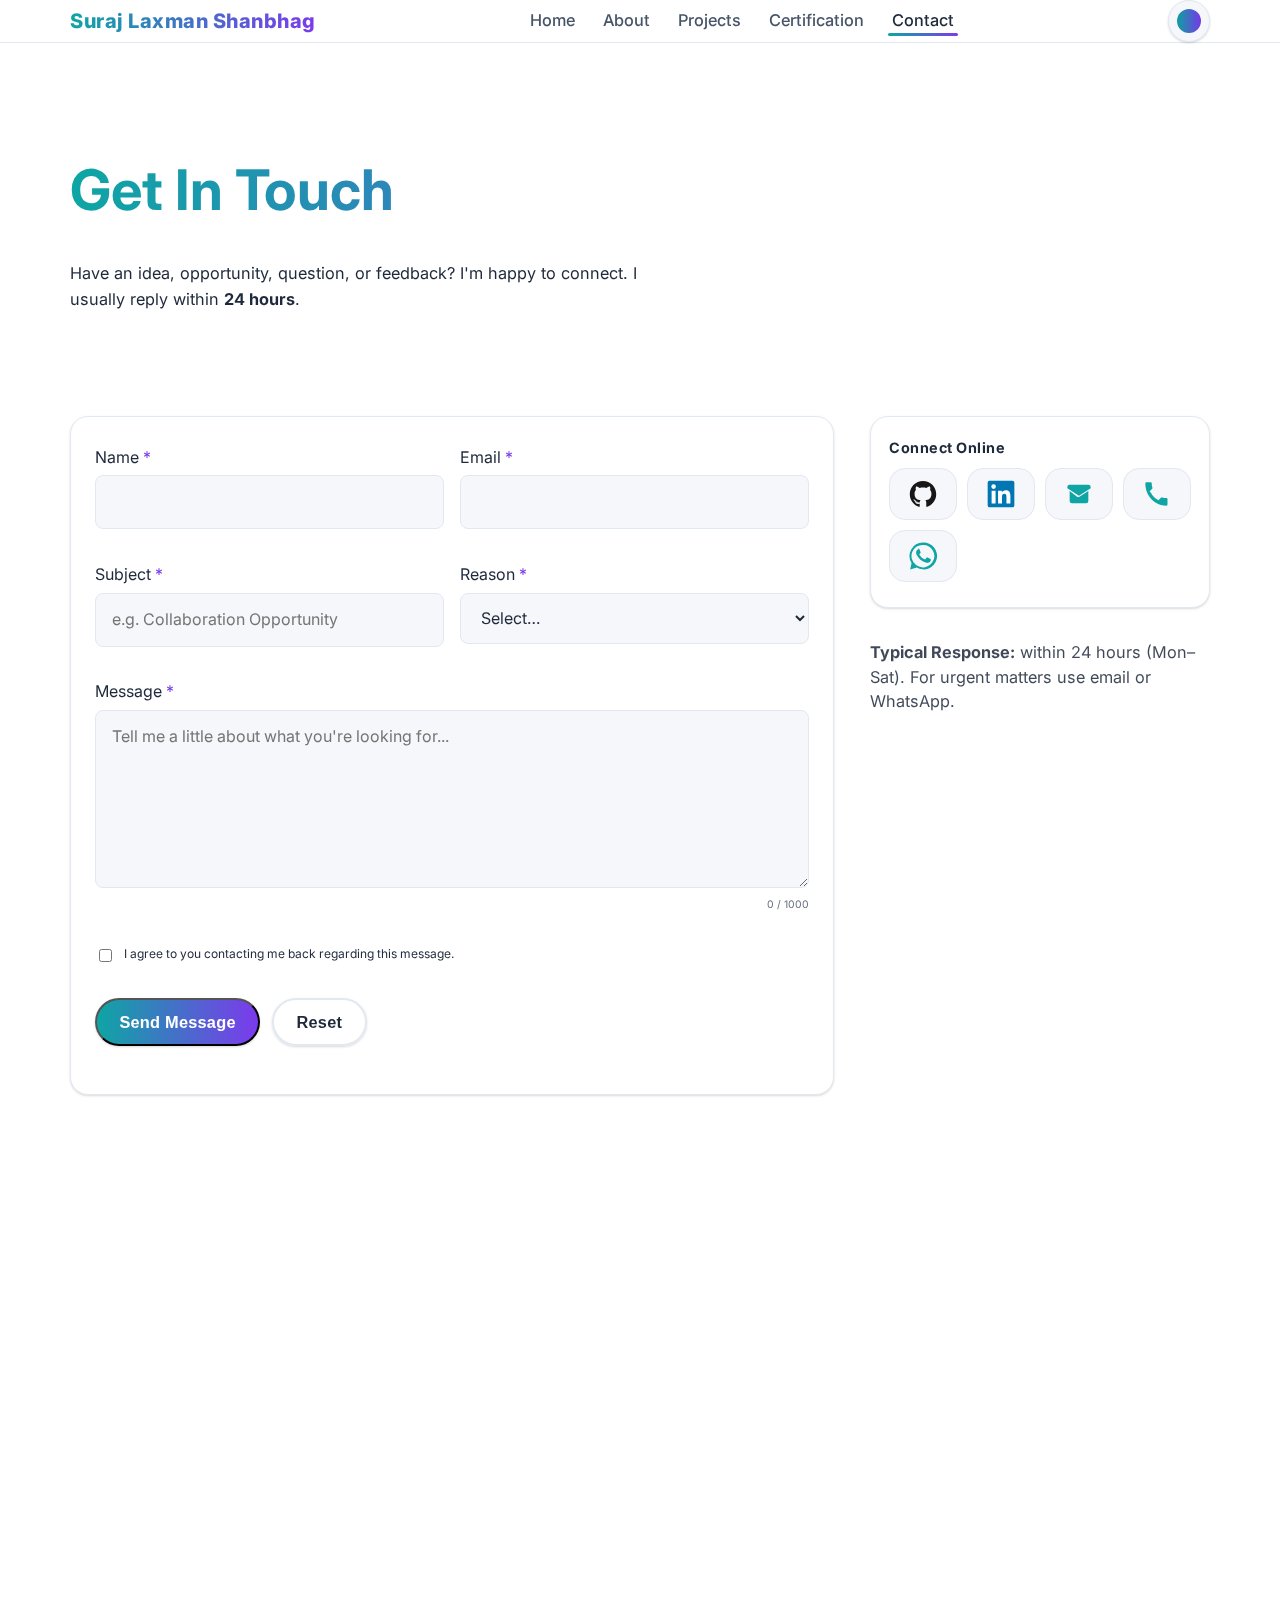
<file: contact.html>
<!DOCTYPE html>
<html lang="en" data-theme="light">

<head>
  <meta charset="UTF-8" />
  <meta name="viewport" content="width=device-width, initial-scale=1.0" />
  <title>Contact | Suraj Shanbhag</title>
  <meta name="description" content="Contact Suraj Laxman Shanbhag - Aspiring Software Engineer in Bangalore, India." />
  <link rel="preconnect" href="https://fonts.googleapis.com">
  <link rel="preconnect" href="https://fonts.gstatic.com" crossorigin>
  <link href="https://fonts.googleapis.com/css2?family=Inter:wght@400;500;600;700;800&display=swap" rel="stylesheet">
  <link rel="icon" type="image/x-icon" href="assets/favicon.ico" />
  <link rel="stylesheet" href="css/utils.css" />
  <link rel="stylesheet" href="css/styles.css" />
</head>

<body class="contact-page">
  <a href="#main-content" class="skip-link">Skip to content</a>
  <header class="site-header" id="top">
    <div class="container flex between align-center">
      <a href="index.html" class="logo" aria-label="Homepage">Suraj Laxman Shanbhag</a>
      <nav class="site-nav" aria-label="Main Navigation">
        <button class="nav-toggle" aria-expanded="false" aria-controls="nav-menu" aria-label="Open menu">
          <span class="bar"></span><span class="bar"></span><span class="bar"></span>
        </button>
        <ul id="nav-menu" class="nav-menu">
          <li><a href="index.html">Home</a></li>
          <li><a href="about.html">About</a></li>
          <li><a href="projects.html">Projects</a></li>
          <li><a href="certification.html">Certification</a></li>
          <li><a href="contact.html" class="active">Contact</a></li>
        </ul>
      </nav>
      <button class="theme-toggle" id="themeToggle" aria-label="Toggle dark mode"></button>
    </div>
  </header>

  <main class="container" id="main-content">
    <header class="page-header contact-hero" data-reveal>
      <h1 class="gradient">Get In Touch</h1>
      <p class="contact-intro">Have an idea, opportunity, question, or feedback? I'm happy to connect. I usually reply
        within <strong>24 hours</strong>.</p>
    </header>

    <section class="contact-layout" aria-labelledby="contact-heading">
      <div class="contact-main" data-reveal>
        <form id="contactForm" class="contact-form" novalidate>
          <h2 id="contact-heading" class="visually-hidden">Contact form</h2>
          <div class="form-row">
            <div class="form-field">
              <label for="name">Name <span aria-hidden="true" class="req">*</span></label>
              <input type="text" id="name" name="name" required aria-required="true" autocomplete="name" />
              <small class="error" id="error-name"></small>
            </div>
            <div class="form-field">
              <label for="email">Email <span aria-hidden="true" class="req">*</span></label>
              <input type="email" id="email" name="email" required aria-required="true" autocomplete="email" />
              <small class="error" id="error-email"></small>
            </div>
          </div>
          <div class="form-row">
            <div class="form-field">
              <label for="subject">Subject <span aria-hidden="true" class="req">*</span></label>
              <input type="text" id="subject" name="subject" required aria-required="true"
                placeholder="e.g. Collaboration Opportunity" />
              <small class="error" id="error-subject"></small>
            </div>
            <div class="form-field">
              <label for="reason">Reason <span aria-hidden="true" class="req">*</span></label>
              <select id="reason" name="reason" required aria-required="true">
                <option value="">Select…</option>
                <option>General</option>
                <option>Collaboration</option>
                <option>Project Inquiry</option>
                <option>Mentorship</option>
                <option>Opportunity</option>
                <option>Other</option>
              </select>
              <small class="error" id="error-reason"></small>
            </div>
          </div>
          <div class="form-field">
            <label for="message">Message <span aria-hidden="true" class="req">*</span></label>
            <textarea id="message" name="message" rows="6" maxlength="1000" required aria-required="true"
              placeholder="Tell me a little about what you're looking for..."></textarea>
            <div class="field-meta"><small id="charCount" aria-live="polite">0 / 1000</small></div>
            <small class="error" id="error-message"></small>
          </div>
          <div class="form-field form-consent">
            <label class="checkbox">
              <input type="checkbox" id="consent" name="consent" />
              <span>I agree to you contacting me back regarding this message.</span>
            </label>
            <small class="error" id="error-consent"></small>
          </div>
          <div class="form-actions">
            <button type="submit" class="btn primary">Send Message</button>
            <button type="reset" class="btn outline" id="resetFormBtn">Reset</button>
          </div>
          <p class="form-status" id="formStatus" role="status" aria-live="polite"></p>
        </form>
      </div>
      <aside class="contact-aside" data-reveal>
        <div class="social-extended" aria-label="Social profiles">
          <h2 class="social-heading">Connect Online</h2>
          <ul class="social-grid">
            <li><a href="https://github.com/Sankrityayana" target="_blank" rel="noopener" aria-label="GitHub"><img
                  src="assets/icons/GitHub.svg" alt="GitHub" /></a></li>
            <li><a href="https://linkedin.com/in/suraj-shanbhag" target="_blank" rel="noopener"
                aria-label="LinkedIn"><img src="assets/icons/LinkedIn.svg" alt="LinkedIn" /></a></li>
            <li><a href="mailto:surajshanbhag143@gmail.com" aria-label="Email">
                <svg viewBox="0 0 24 24" width="28" height="28" role="img" aria-hidden="true">
                  <path fill="currentColor"
                    d="M4 4h16a2 2 0 0 1 2 2v1.15l-10 6.3-10-6.3V6a2 2 0 0 1 2-2Zm0 5.5V18a2 2 0 0 0 2 2h12a2 2 0 0 0 2-2V9.5l-7.62 4.8a2 2 0 0 1-2.07 0L4 9.5Z" />
                </svg>
              </a></li>
            <li><a href="tel:+916361701838" aria-label="Phone">
                <svg viewBox="0 0 24 24" width="28" height="28" role="img" aria-hidden="true">
                  <path fill="currentColor"
                    d="M6.62 10.79a15.05 15.05 0 0 0 6.59 6.59l2.2-2.2a1 1 0 0 1 1.01-.24c1.12.37 2.33.57 3.58.57.55 0 1 .45 1 1V21a1 1 0 0 1-1 1C10.3 22 2 13.7 2 3a1 1 0 0 1 1-1h3.5c.55 0 1 .45 1 1 0 1.25.2 2.46.57 3.58a1 1 0 0 1-.25 1.01l-2.2 2.2Z" />
                </svg>
              </a></li>
            <li><a href="https://wa.me/916361701838" target="_blank" rel="noopener" aria-label="WhatsApp">
                <svg viewBox="0 0 24 24" width="28" height="28" role="img" aria-hidden="true">
                  <path fill="currentColor"
                    d="M12 .5a11.5 11.5 0 0 0-9.8 17.56L1 23.5l5.63-1.64A11.5 11.5 0 1 0 12 .5Zm0 2a9.5 9.5 0 0 1 8.09 14.75l-.26.4A9.5 9.5 0 0 1 6.4 19.9l-.4-.26A9.5 9.5 0 0 1 12 2.5Zm-4.14 4c-.2 0-.52.07-.79.36-.27.29-1.04 1-.97 2.43.07 1.44 1.08 2.83 1.24 3.03.16.2 2.14 3.42 5.29 4.65 2.62 1.04 3.15.95 3.72.89.57-.07 1.84-.75 2.1-1.55.26-.8.26-1.48.18-1.62-.07-.13-.3-.22-.62-.38-.32-.16-1.9-.94-2.19-1.05-.29-.11-.5-.16-.72.16-.23.32-.83 1.05-1.03 1.27-.19.22-.38.25-.7.09-.32-.16-1.36-.5-2.6-1.6-.96-.86-1.6-1.92-1.79-2.24-.19-.32-.02-.5.14-.66.14-.14.32-.38.48-.57.16-.19.21-.32.32-.54.11-.22.05-.41-.02-.57-.07-.16-.71-1.75-.97-2.39-.26-.64-.53-.66-.73-.67Z" />
                </svg>
              </a></li>
          </ul>
        </div>
        <div class="response-note" aria-live="polite">
          <p><strong>Typical Response:</strong> within 24 hours (Mon–Sat). For urgent matters use email or WhatsApp.</p>
        </div>
      </aside>
    </section>
  </main>

  <footer class="footer" role="contentinfo" data-reveal data-reveal-order="1" data-reveal-pop>
    <div class="footer-inner">
      <div class="footer-grid">
        <div class="footer-col footer-brand">
          <a href="index.html" class="footer-logo footer-logo-accent" aria-label="Go to home">Suraj Laxman Shanbhag</a>
          <p class="footer-tagline">Made with <span aria-hidden="true">❤️</span> by <span
              class="footer-name-accent">Suraj Laxman Shanbhag</span></p>
          <p class="footer-quote">“Keep building, keep growing 🚀”</p>
        </div>
        <nav class="footer-col footer-links-wrap" aria-label="Footer navigation">
          <h3 class="footer-col-title">Explore</h3>
          <ul class="footer-links">
            <li><a href="index.html">Home</a></li>
            <li><a href="about.html">About</a></li>
            <li><a href="projects.html">Projects</a></li>
            <li><a href="certification.html">Certification</a></li>
            <li><a href="index.html#skills-stairs-title">Skills</a></li>
            <li><a href="contact.html">Contact</a></li>
          </ul>
        </nav>
        <div class="footer-col footer-social-wrap">
          <h3 class="footer-col-title">Connect</h3>
          <ul class="footer-social" aria-label="Social media">
            <li><a href="https://github.com/Sankrityayana" target="_blank" rel="noopener" aria-label="GitHub"> <svg
                  viewBox="0 0 24 24" width="24" height="24" role="img" aria-hidden="true">
                  <path fill="currentColor"
                    d="M12 .5C5.37.5 0 5.87 0 12.54c0 5.32 3.44 9.83 8.21 11.43.6.12.82-.28.82-.59 0-.28-.01-1.03-.02-2.02-3.34.74-4.04-1.63-4.04-1.63-.55-1.42-1.34-1.8-1.34-1.8-1.1-.78.08-.75.08-.75 1.22.09 1.87 1.29 1.87 1.29 1.08 1.89 2.84 1.34 3.53 1.03.11-.8.42-1.35.76-1.66-2.67-.31-5.48-1.37-5.48-6.08 0-1.36.47-2.46 1.24-3.32-.13-.31-.54-1.57.12-3.27 0 0 1.01-.33 3.3 1.26a11.2 11.2 0 0 1 3.01-.41c1.02 0 2.05.14 3.01.41 2.28-1.59 3.29-1.26 3.29-1.26.66 1.7.25 2.96.12 3.27.77.86 1.23 1.96 1.23 3.32 0 4.72-2.81 5.76-5.49 6.07.43.38.81 1.12.81 2.26 0 1.63-.01 2.95-.01 3.35 0 .32.22.71.83.59 4.77-1.6 8.2-6.11 8.2-11.43C24 5.87 18.63.5 12 .5Z" />
                </svg></a></li>
            <li><a href="https://linkedin.com/in/suraj-shanbhag" target="_blank" rel="noopener" aria-label="LinkedIn">
                <svg viewBox="0 0 24 24" width="24" height="24" role="img" aria-hidden="true">
                  <path fill="currentColor"
                    d="M4.98 3.5a2.5 2.5 0 1 1 0 5 2.5 2.5 0 0 1 0-5ZM3 10.4c0-.56.34-.92.99-.92h1.99c.66 0 1.02.36 1.02.92V20c0 .56-.36 1-.99 1H3.99C3.35 21 3 20.56 3 20v-9.6ZM9.75 10.25c0-.41.34-.75.75-.75h1.4c.41 0 .75.34.75.75v.36c.56-.67 1.38-1.23 2.81-1.23 2.07 0 4.54 1.34 4.54 5.17V20c0 .56-.34 1-1.01 1h-1.98c-.66 0-1.01-.44-1.01-1v-4.87c0-1.44-.51-2.42-1.8-2.42-.98 0-1.57.67-1.83 1.3-.09.22-.12.52-.12.83V20c0 .56-.35 1-1.01 1H10.5c-.66 0-1-.44-1-1v-9.75Z" />
                </svg></a></li>
            <li><a href="https://twitter.com/" target="_blank" rel="noopener" aria-label="Twitter"> <svg
                  viewBox="0 0 24 24" width="24" height="24" role="img" aria-hidden="true">
                  <path fill="currentColor"
                    d="M22.46 6c-.77.35-1.6.58-2.46.69a4.18 4.18 0 0 0 1.84-2.31 8.39 8.39 0 0 1-2.65 1.04 4.15 4.15 0 0 0-7.07 3.78 11.78 11.78 0 0 1-8.55-4.34 4.15 4.15 0 0 0 1.28 5.54 4.1 4.1 0 0 1-1.88-.52v.05a4.15 4.15 0 0 0 3.33 4.07 4.2 4.2 0 0 1-1.87.07 4.16 4.16 0 0 0 3.88 2.89A8.35 8.35 0 0 1 2 19.54a11.78 11.78 0 0 0 6.38 1.87c7.66 0 11.85-6.35 11.85-11.85 0-.18-.01-.36-.02-.54A8.47 8.47 0 0 0 24 6.56c-.7.31-1.45.52-2.24.61Z" />
                </svg></a></li>
            <li><a href="mailto:surajshanbhag143@gmail.com" aria-label="Email"> <svg viewBox="0 0 24 24" width="24"
                  height="24" role="img" aria-hidden="true">
                  <path fill="currentColor"
                    d="M4 4h16a2 2 0 0 1 2 2v1.2l-10 6.25L2 7.2V6a2 2 0 0 1 2-2Zm0 5.55V18h16V9.55l-7.62 4.77a2 2 0 0 1-2.07 0L4 9.55Z" />
                </svg></a></li>
          </ul>
        </div>
      </div>
      <div class="footer-bottom">
        <p>&copy; <span id="footerYear"></span> Suraj Laxman Shanbhag. All rights reserved.</p>
        <button class="back-to-top" id="backToTop" aria-label="Back to top">↑ Top</button>
      </div>
    </div>
  </footer>

  <script src="js/ui.js" defer></script>
  <script src="js/main.js" defer></script>
  <script src="js/contact.js" defer></script>
</body>

</html>
</file>
<file: css/utils.css>
/* =============================================================
   Design Tokens / CSS Custom Properties
   ============================================================= */
:root {
  --font-sans: 'Inter', system-ui, -apple-system, BlinkMacSystemFont, 'Segoe UI', Roboto, Oxygen,
    Ubuntu, Cantarell, 'Fira Sans', 'Droid Sans', 'Helvetica Neue', Arial, sans-serif;
  --color-teal: #0ea5a4;
  --color-indigo: #7c3aed;
  --color-bg: #ffffff;
  --color-bg-alt: #f5f7fa;
  --color-surface: #ffffff;
  --color-border: #e2e8f0;
  --color-text: #1e293b;
  --color-text-alt: #475569;
  --color-code: #334155;
  --color-accent: var(--color-teal);
  --gradient-accent: linear-gradient(90deg, var(--color-teal), var(--color-indigo));
  --shadow-sm: 0 1px 2px rgba(0, 0, 0, 0.06), 0 1px 3px rgba(0, 0, 0, 0.1);
  --shadow-md: 0 4px 6px -1px rgba(0, 0, 0, 0.08), 0 2px 4px -1px rgba(0, 0, 0, 0.06);
  --shadow-lg: 0 10px 15px -3px rgba(0, 0, 0, 0.1), 0 4px 6px -2px rgba(0, 0, 0, 0.05);
  --radius-sm: 4px;
  --radius-md: 8px;
  --radius-lg: 18px;
  --radius-full: 999px;
  --transition-fast: 120ms cubic-bezier(0.4, 0, 0.2, 1);
  --transition-base: 260ms cubic-bezier(0.4, 0, 0.2, 1);
  --max-width: 1180px;
}

[data-theme='dark'] {
  --color-bg: #0f172a;
  --color-bg-alt: #1e293b;
  --color-surface: #1e293b;
  --color-border: #334155;
  --color-text: #f1f5f9;
  --color-text-alt: #cbd5e1;
  --color-code: #e2e8f0;
  --shadow-sm: 0 1px 2px rgba(0, 0, 0, .4), 0 1px 3px rgba(0, 0, 0, .3);
  --shadow-md: 0 4px 6px -1px rgba(0, 0, 0, .5), 0 2px 4px -1px rgba(0, 0, 0, .4);
  --shadow-lg: 0 10px 15px -3px rgba(0, 0, 0, .6), 0 4px 6px -2px rgba(0, 0, 0, .5);
}

/* =============================================================
  Utility Classes & Primitive Layout Helpers
  ============================================================= */
.container {
  width: 100%;
  max-width: var(--max-width);
  margin-inline: auto;
  padding: 0 1.25rem;
}

/* Tablet horizontal breathing space */
@media (min-width:700px) and (max-width:1080px) {
  .container {
    padding-inline: 2rem;
  }

  main>section:not(.hero):not(.cta-banner) {
    padding-left: 2rem;
    padding-right: 2rem;
  }

  .footer-inner {
    padding-inline: 2rem;
  }

  /* Extra breathing room after hero before 'What I Do' */
  .hero {
    padding-bottom: 4.5rem;
  }
}

.flex {
  display: flex;
}

.between {
  justify-content: space-between;
}

.align-center {
  align-items: center;
}

.align-end {
  align-items: flex-end;
}

.grid {
  display: grid;
  gap: 1.5rem;
}

.mb-xl {
  margin-bottom: 4rem;
}

.visually-hidden {
  position: absolute !important;
  width: 1px;
  height: 1px;
  padding: 0;
  margin: -1px;
  overflow: hidden;
  clip: rect(0 0 0 0);
  white-space: nowrap;
  border: 0;
}

.gradient {
  background: var(--gradient-accent);
  -webkit-background-clip: text;
  background-clip: text;
  color: transparent;
}

.animated-gradient {
  background-size: 200% 200%;
  animation: gradientShift 8s ease-in-out infinite;
}

@keyframes gradientShift {
  0% {
    background-position: 0% 50%
  }

  50% {
    background-position: 100% 50%
  }

  100% {
    background-position: 0% 50%
  }
}

.section-title {
  font-size: clamp(1.75rem, 2vw + 1rem, 2.5rem);
  font-weight: 700;
  margin-bottom: 1.25rem;
}

.btn {
  --btn-bg: var(--color-teal);
  --btn-color: #fff;
  display: inline-flex;
  align-items: center;
  gap: .5rem;
  font-weight: 600;
  letter-spacing: .25px;
  background: var(--btn-bg);
  color: var(--btn-color);
  padding: .85rem 1.4rem;
  border-radius: var(--radius-full);
  text-decoration: none;
  line-height: 1;
  position: relative;
  overflow: hidden;
  transition: background var(--transition-base), transform var(--transition-fast), box-shadow var(--transition-fast);
  box-shadow: var(--shadow-sm);
}

.btn:hover {
  transform: translateY(-2px);
  box-shadow: var(--shadow-md);
}

.btn:active {
  transform: translateY(0);
  box-shadow: var(--shadow-sm);
}

.btn.primary {
  --btn-bg: linear-gradient(90deg, var(--color-teal), var(--color-indigo));
}

.btn.secondary {
  --btn-bg: var(--color-indigo);
}

.btn.outline {
  background: transparent;
  color: var(--color-text);
  border: 2px solid var(--color-border);
}

.btn.outline:hover {
  background: var(--color-bg-alt);
}

.see-all {
  font-weight: 600;
  text-decoration: none;
  color: var(--color-teal);
}

.card {
  background: var(--color-surface);
  border: 1px solid var(--color-border);
  padding: 1.4rem 1.25rem 1.6rem;
  border-radius: var(--radius-lg);
  position: relative;
  overflow: hidden;
  box-shadow: var(--shadow-sm);
  transition: transform var(--transition-base), box-shadow var(--transition-base), border-color var(--transition-fast);
}

.card:before {
  content: "";
  position: absolute;
  inset: 0;
  background: linear-gradient(120deg, rgba(14, 165, 164, .08), rgba(124, 58, 237, .08));
  opacity: 0;
  transition: opacity var(--transition-base);
}

.card:hover {
  transform: translateY(-6px);
  box-shadow: var(--shadow-lg);
  border-color: var(--color-teal);
}

.card:hover:before {
  opacity: 1;
}

.projects-grid {
  --min: 16rem;
  display: grid;
  gap: 1.5rem;
  grid-template-columns: repeat(auto-fill, minmax(var(--min), 1fr));
  margin-top: 1.5rem;
  position: relative;
}

/* Dedicated 3-up layout for full projects page on wider screens */
.projects-grid.projects-page {
  grid-template-columns: repeat(auto-fill, minmax(300px, 1fr));
}

/* Certifications fixed 3-up layout (degrades responsively) */
.projects-grid.certs-grid {
  --min: 16rem;
}

@media (min-width: 860px) {
  .projects-grid.certs-grid {
    grid-template-columns: repeat(3, 1fr);
  }
}

@media (max-width: 859.98px) {
  .projects-grid.certs-grid {
    grid-template-columns: repeat(auto-fill, minmax(240px, 1fr));
  }
}

/* Certification modal minor tweaks */
.cert-modal img {
  box-shadow: var(--shadow-sm);
}

.cert-topics li {
  background: var(--color-bg-alt);
}

@media (min-width: 1100px) {
  .projects-grid.projects-page {
    grid-template-columns: repeat(3, 1fr);
  }
}

@media (min-width: 1400px) {
  .projects-grid.projects-page {
    gap: 1.9rem;
  }
}

/* Interactive card motion */
.project-card {
  transition: transform .5s cubic-bezier(.22, 1, .36, 1), box-shadow .45s ease, background .4s ease;
}

.project-card:before {
  content: "";
  position: absolute;
  inset: 0;
  background: radial-gradient(circle at 30% 20%, rgba(255, 255, 255, .09), transparent 60%);
  opacity: 0;
  transition: opacity .6s ease;
  pointer-events: none;
  border-radius: inherit;
}

.project-card:hover:before,
.project-card:focus-within:before {
  opacity: 1;
}

.project-card:hover,
.project-card:focus-within {
  transform: translateY(-6px) scale(1.015);
  box-shadow: 0 10px 28px -8px rgba(0, 0, 0, .35), 0 4px 14px -4px rgba(0, 0, 0, .25);
}

@media (prefers-reduced-motion: reduce) {
  .project-card {
    transition: box-shadow .3s ease;
  }

  .project-card:hover,
  .project-card:focus-within {
    transform: none;
  }
}

/* Stagger reveal specifically on projects page grid (non-featured) */
.projects-grid.projects-page.animate-in .project-card {
  opacity: 0;
  transform: translateY(42px) scale(.94);
  animation: featIn .85s cubic-bezier(.22, 1, .32, 1) forwards;
}

.projects-grid.projects-page.animate-in .project-card:nth-child(1) {
  animation-delay: .05s;
}

.projects-grid.projects-page.animate-in .project-card:nth-child(2) {
  animation-delay: .15s;
}

.projects-grid.projects-page.animate-in .project-card:nth-child(3) {
  animation-delay: .25s;
}

.projects-grid.projects-page.animate-in .project-card:nth-child(4) {
  animation-delay: .35s;
}

.projects-grid.projects-page.animate-in .project-card:nth-child(5) {
  animation-delay: .45s;
}

.projects-grid.projects-page.animate-in .project-card:nth-child(6) {
  animation-delay: .55s;
}

.projects-grid.projects-page.animate-in .project-card:nth-child(7) {
  animation-delay: .65s;
}

.projects-grid.projects-page.animate-in .project-card:nth-child(8) {
  animation-delay: .75s;
}

.projects-grid.projects-page.animate-in .project-card:nth-child(9) {
  animation-delay: .85s;
}

@media (prefers-reduced-motion: reduce) {
  .projects-grid.projects-page.animate-in .project-card {
    opacity: 1;
    transform: none;
    animation: none;
  }
}

.highlights-grid {
  grid-template-columns: repeat(auto-fit, minmax(15rem, 1fr));
}

.values-grid {
  grid-template-columns: repeat(auto-fit, minmax(14rem, 1fr));
}

/* Scroll reveal base state */
[data-reveal] {
  opacity: 0;
  transform: translateY(32px) scale(.98);
  transition: opacity .9s var(--transition-base), transform .9s var(--transition-base), filter .9s var(--transition-base);
  will-change: opacity, transform;
}

[data-reveal].revealed {
  opacity: 1;
  transform: translateY(0);
}

[data-reveal].revealed[data-reveal-pop] {
  animation: popIn .6s cubic-bezier(.22, 1.25, .32, 1);
}

@keyframes popIn {
  0% {
    transform: translateY(40px) scale(.85);
    opacity: 0;
  }

  60% {
    transform: translateY(-4px) scale(1.02);
    opacity: 1;
  }

  100% {
    transform: translateY(0) scale(1);
  }
}

/* Ordered stagger helper */
[data-reveal][data-reveal-order] {
  transition-delay: calc(var(--reveal-base-delay, 80ms) * attr(data-reveal-order integer));
}

/* Preference: reduce motion */
@media (prefers-reduced-motion: reduce) {
  [data-reveal] {
    opacity: 1 !important;
    transform: none !important;
    transition: none !important;
  }

  .animated-gradient {
    animation: none;
  }
}

/* Force all reveal elements visible on certifications page (user request) */
body.certification-page [data-reveal] {
  opacity: 1 !important;
  transform: none !important;
}

body.certification-page .projects-grid.certs-grid .project-card {
  opacity: 1 !important;
  transform: none !important;
}

/* Tighten spacing on certifications page */
body.certification-page .cert-filters {
  margin-bottom: .25rem;
}

body.certification-page .cert-filters .filters {
  margin-bottom: .35rem;
}

body.certification-page .cert-filters p {
  margin-top: .35rem !important;
}

body.certification-page .cert-list {
  padding-top: 0;
  margin-top: 0;
}

body.certification-page main>.cert-list {
  padding-block-start: 0;
}

/* Further tighten spacing just before the grid */
body.certification-page #certGrid.projects-grid {
  margin-top: .2rem !important;
}

body.certification-page #certGrid.projects-grid.certs-grid {
  gap: 1.3rem;
}

/* Navigation */
.site-header {
  position: sticky;
  top: 0;
  z-index: 50;
  background: rgba(255, 255, 255, .7);
  backdrop-filter: blur(12px);
  border-bottom: 1px solid var(--color-border);
}

[data-theme='dark'] .site-header {
  background: rgba(15, 23, 42, .7);
}

.logo {
  font-size: 1.25rem;
  font-weight: 800;
  letter-spacing: .5px;
  text-decoration: none;
  background: var(--gradient-accent);
  -webkit-background-clip: text;
  background-clip: text;
  color: transparent;
}

.site-nav {
  position: relative;
}

.nav-menu {
  list-style: none;
  display: flex;
  gap: 1.25rem;
  margin: 0;
  padding: 0;
}

.nav-menu a {
  text-decoration: none;
  font-weight: 500;
  color: var(--color-text-alt);
  position: relative;
  padding: .75rem .25rem;
}

.nav-menu a.active,
.nav-menu a:hover {
  color: var(--color-text);
}

.nav-menu a.active:after,
.nav-menu a:hover:after {
  content: "";
  position: absolute;
  left: 0;
  right: 0;
  bottom: .4rem;
  height: 3px;
  border-radius: 3px;
  background: var(--gradient-accent);
}

.nav-toggle {
  display: none;
  background: none;
  border: 0;
  cursor: pointer;
  width: 46px;
  height: 46px;
  border-radius: var(--radius-full);
  position: relative;
  transition: background var(--transition-fast);
}

.nav-toggle .bar {
  position: absolute;
  left: 50%;
  width: 22px;
  height: 2px;
  background: var(--color-text);
  transform: translateX(-50%);
  transition: transform var(--transition-base), top var(--transition-base), opacity var(--transition-fast);
}

.nav-toggle .bar:nth-child(1) {
  top: 16px;
}

.nav-toggle .bar:nth-child(2) {
  top: 22px;
}

.nav-toggle .bar:nth-child(3) {
  top: 28px;
}

.nav-toggle[aria-expanded='true'] .bar:nth-child(1) {
  top: 22px;
  transform: translateX(-50%) rotate(45deg);
}

.nav-toggle[aria-expanded='true'] .bar:nth-child(2) {
  opacity: 0;
}

.nav-toggle[aria-expanded='true'] .bar:nth-child(3) {
  top: 22px;
  transform: translateX(-50%) rotate(-45deg);
}

/* Theme toggle */
.theme-toggle {
  width: 42px;
  height: 42px;
  border-radius: var(--radius-full);
  border: 1px solid var(--color-border);
  background: var(--color-bg-alt);
  cursor: pointer;
  position: relative;
  box-shadow: var(--shadow-sm);
  transition: background var(--transition-fast), transform var(--transition-fast);
}

.theme-toggle:after {
  content: "";
  position: absolute;
  inset: 8px;
  border-radius: 50%;
  background: var(--gradient-accent);
  mix-blend-mode: multiply;
  transition: inset var(--transition-base), transform var(--transition-base);
}

[data-theme='dark'] .theme-toggle:after {
  transform: scale(.7);
}

/* Hero (mobile-first) */
.hero {
  display: grid;
  gap: 2.25rem;
  padding: 3.2rem 0 2.6rem;
  grid-template-columns: 1fr;
  align-items: start;
}

.hero-text h1 {
  font-size: clamp(2rem, 4vw + 1rem, 3.25rem);
  line-height: 1.15;
}

.tagline {
  font-size: 1.05rem;
  font-weight: 600;
  margin: .45rem 0 .9rem;
  color: var(--color-indigo);
}

.lead {
  font-size: 1rem;
  max-width: 60ch;
}

.avatar {
  border-radius: 50%;
  box-shadow: var(--shadow-lg);
  width: min(280px, 85%);
  aspect-ratio: 1/1;
  background: radial-gradient(circle at 30% 30%, rgba(14, 165, 164, .25), rgba(124, 58, 237, .35));
  padding: .9rem;
  margin-inline: auto;
}

@media (min-width:600px) {
  .hero {
    gap: 2.6rem;
    padding: 3.6rem 0 3rem;
  }

  .avatar {
    width: 320px;
  }
}

@media (min-width:820px) {
  .hero {
    grid-template-columns: 1fr 1fr;
    align-items: center;
    padding: 4rem 2rem 3.4rem;
  }

  .avatar {
    margin-inline: 0;
    width: 300px;
  }
}

@media (min-width:1100px) {
  .hero {
    grid-template-columns: 1.1fr .9fr;
  }

  .avatar {
    width: 320px;
  }
}

/* Hero fine-grain small adjustments */
@media (max-width:480px) {
  .hero {
    padding: 2.6rem 0 2.1rem;
  }

  .hero-text h1 {
    font-size: clamp(1.9rem, 6vw + .65rem, 2.35rem);
  }

  .hero .cta-group {
    display: flex;
    flex-wrap: wrap;
    gap: .75rem;
  }

  .hero .cta-group .btn {
    width: 100%;
    justify-content: center;
    font-size: .82rem;
    padding: .75rem 1.05rem;
  }

  .avatar {
    width: 220px;
  }

  /* Extra right-side breathing room */
  .container {
    padding-right: 1.6rem;
  }

  .footer-inner {
    padding-right: 1.6rem;
  }

  .site-header .container {
    padding-right: 1.3rem;
  }
}

@media (max-width:360px) {
  .hero {
    padding: 2.2rem 0 1.6rem;
    gap: 1.55rem;
  }

  .hero-text h1 {
    font-size: clamp(1.75rem, 7vw + .4rem, 2.05rem);
  }

  .avatar {
    width: 190px;
  }
}

/* =============================================================
  Skills (Legacy Pills & New Card Layouts)
  ============================================================= */
.skills-list {
  display: flex;
  flex-wrap: wrap;
  gap: .65rem;
}

.skill-pill {
  --skill-bg: var(--color-bg-alt);
  background: var(--skill-bg);
  color: var(--color-text);
  padding: .55rem .9rem;
  font-size: .85rem;
  font-weight: 500;
  border-radius: var(--radius-full);
  border: 1px solid var(--color-border);
  position: relative;
  overflow: hidden;
}

.skill-pill:before {
  content: "";
  position: absolute;
  inset: 0;
  background: linear-gradient(90deg, var(--color-teal), var(--color-indigo));
  opacity: 0;
  transition: opacity var(--transition-base);
}

.skill-pill:hover:before {
  opacity: .15;
}

/* New skills flex layouts (About page categories) */
.skills-flex {
  list-style: none;
  margin: 0;
  padding: 0;
  display: flex;
  flex-wrap: wrap;
  gap: .55rem;
  --pill-bg: var(--color-bg-alt);
}

.skills-flex li {
  flex: 1 1 calc(20% - .55rem);
  /* 5 per row baseline */
  background: var(--pill-bg);
  border: 1px solid var(--color-border);
  padding: .55rem .65rem;
  border-radius: var(--radius-full);
  font-size: .7rem;
  font-weight: 600;
  letter-spacing: .4px;
  text-transform: uppercase;
  display: flex;
  align-items: center;
  justify-content: center;
  position: relative;
  overflow: hidden;
  min-width: 110px;
}

.skills-flex li:before {
  content: "";
  position: absolute;
  inset: 0;
  background: linear-gradient(120deg, rgba(14, 165, 164, .18), rgba(124, 58, 237, .18));
  opacity: 0;
  transition: opacity .45s ease;
}

.skills-flex li:hover:before {
  opacity: 1;
}

/* Layout modifiers */
.skills-flex.layout-tight li {
  flex: 1 1 calc(20% - .55rem);
  font-size: .65rem;
  padding: .5rem .55rem;
}

.skills-flex.layout-wide li {
  flex: 1 1 calc(20% - .55rem);
}

.skills-flex.layout-stack {
  --pill-bg: var(--color-bg-alt);
}

.skills-flex.layout-stack li {
  flex: 1 1 calc(50% - .55rem);
  /* 2 per row for soft skills */
}

@media (max-width:900px) {
  .skills-flex li {
    flex: 1 1 calc(33.33% - .55rem);
  }

  .skills-flex.layout-tight li,
  .skills-flex.layout-wide li {
    flex: 1 1 calc(33.33% - .55rem);
  }

  .skills-flex.layout-stack li {
    flex: 1 1 calc(50% - .55rem);
  }
}

@media (max-width:640px) {
  .skills-flex li {
    flex: 1 1 calc(50% - .55rem);
  }

  .skills-flex.layout-tight li,
  .skills-flex.layout-wide li {
    flex: 1 1 calc(50% - .55rem);
  }

  .skills-flex.layout-stack li {
    flex: 1 1 100%;
  }
}

@media (max-width:420px) {
  .skills-flex li {
    flex: 1 1 100%;
  }
}

/* New skill rows with cards (5 per row) */
.skills-rows {
  display: flex;
  flex-direction: column;
  gap: 2rem;
}

.skill-row {
  display: flex;
  flex-direction: column;
  gap: 1rem;
}

.skill-row .row-title {
  margin: 0 0 .25rem;
  font-size: 1rem;
  font-weight: 600;
  letter-spacing: .5px;
  position: relative;
}

.skill-row .row-title:after {
  content: "";
  position: absolute;
  left: 0;
  bottom: -6px;
  width: 34px;
  height: 2px;
  background: var(--gradient-accent);
  border-radius: 2px;
}

.skill-cards {
  display: grid;
  gap: 1rem;
}

.skill-cards.cols-5 {
  grid-template-columns: repeat(auto-fit, minmax(140px, 1fr));
}

@media (min-width:840px) {
  .skill-cards.cols-5 {
    grid-template-columns: repeat(5, 1fr);
  }
}

.skill-card {
  --icon-bg: var(--color-bg-alt);
  background: var(--color-surface);
  border: 1px solid var(--color-border);
  border-radius: var(--radius-lg);
  padding: 1rem .75rem 1.05rem;
  display: flex;
  flex-direction: column;
  align-items: center;
  justify-content: center;
  gap: .65rem;
  position: relative;
  overflow: hidden;
  min-height: 140px;
  /* unified min-height */
  box-shadow: var(--shadow-sm);
  transition: transform var(--transition-base), box-shadow var(--transition-base), border-color var(--transition-fast);
}

.skill-card:before {
  content: "";
  position: absolute;
  inset: 0;
  background: linear-gradient(135deg, rgba(14, 165, 164, .12), rgba(124, 58, 237, .12));
  opacity: 0;
  transition: opacity var(--transition-base);
}

.skill-card:hover {
  transform: translateY(-6px);
  border-color: var(--color-teal);
  box-shadow: var(--shadow-md);
}

.skill-card:hover:before {
  opacity: 1;
}

/* (Removed duplicate .skill-card min-height rule) */

.skill-card .skill-icon {
  width: 64px;
  height: 64px;
  border-radius: 18px;
  background: var(--icon-bg);
  display: flex;
  align-items: center;
  justify-content: center;
  box-shadow: var(--shadow-sm);
  position: relative;
  color: var(--color-teal);
}

.skill-card .skill-icon img {
  width: 72%;
  height: 72%;
  object-fit: contain;
  filter: drop-shadow(0 3px 4px rgba(0, 0, 0, .18));
}

.skill-card .skill-icon svg {
  width: 30px;
  height: 30px;
  display: block;
}

.skill-card span {
  font-size: .7rem;
  font-weight: 700;
  letter-spacing: .6px;
  text-transform: uppercase;
  text-align: center;
  line-height: 1.2;
}

/* Missing icon placeholder (soft gradient ring) */
.skill-card.missing-icon .skill-icon {
  background: linear-gradient(135deg, rgba(14, 165, 164, .15), rgba(124, 58, 237, .15));
  position: relative;
}

.skill-card.missing-icon .skill-icon:after {
  content: "?";
  position: absolute;
  inset: 0;
  display: flex;
  align-items: center;
  justify-content: center;
  font-size: 1rem;
  font-weight: 700;
  color: var(--color-teal);
  mix-blend-mode: multiply;
}

.skill-card.missing-icon .skill-icon img {
  opacity: .15;
  filter: none;
}

/* Entrance animation for skill rows */
.skills-rows[data-reveal] .skill-card {
  opacity: 0;
  transform: translateY(34px) scale(.96);
  animation: skillCardIn .8s cubic-bezier(.22, 1, .32, 1) forwards;
}

.skills-rows[data-reveal] .skill-card:nth-child(1) {
  animation-delay: .05s;
}

.skills-rows[data-reveal] .skill-card:nth-child(2) {
  animation-delay: .12s;
}

.skills-rows[data-reveal] .skill-card:nth-child(3) {
  animation-delay: .19s;
}

.skills-rows[data-reveal] .skill-card:nth-child(4) {
  animation-delay: .26s;
}

.skills-rows[data-reveal] .skill-card:nth-child(5) {
  animation-delay: .33s;
}

@keyframes skillCardIn {
  0% {
    opacity: 0;
    transform: translateY(42px) scale(.9);
  }

  55% {
    opacity: 1;
    transform: translateY(-6px) scale(1.02);
  }

  100% {
    opacity: 1;
    transform: translateY(0) scale(1);
  }
}

@media (prefers-reduced-motion: reduce) {
  .skills-rows[data-reveal] .skill-card {
    opacity: 1 !important;
    transform: none !important;
    animation: none !important;
  }
}

@media (max-width:640px) {
  .skill-card {
    min-height: 130px;
    padding: .9rem .6rem .95rem;
  }

  .skill-card .skill-icon {
    width: 56px;
    height: 56px;
    border-radius: 16px;
  }

  .skill-card .skill-icon img {
    width: 70%;
    height: 70%;
  }

  .skill-card .skill-icon svg {
    width: 32px;
    height: 32px;
  }
}

@media (max-width:480px) {
  .skill-cards.cols-5 {
    grid-template-columns: repeat(auto-fit, minmax(120px, 1fr));
  }
}

/* =============================================================
  Skills Preview (Icons + Bars)
  ============================================================= */
.skills-preview {
  display: grid;
  gap: 2rem;
  grid-template-columns: repeat(auto-fit, minmax(260px, 1fr));
  margin-bottom: 1rem;
}

.skills-icons {
  display: grid;
  grid-template-columns: repeat(auto-fit, minmax(60px, 1fr));
  gap: 1rem;
}

.skill-icon {
  aspect-ratio: 1/1;
  display: flex;
  flex-direction: column;
  align-items: center;
  justify-content: center;
  gap: .4rem;
  background: var(--color-bg-alt);
  border: 1px solid var(--color-border);
  border-radius: var(--radius-lg);
  font-size: .65rem;
  font-weight: 600;
  letter-spacing: .5px;
  position: relative;
  overflow: hidden;
  box-shadow: var(--shadow-sm);
}

.skill-icon svg {
  width: 26px;
  height: 26px;
  color: var(--color-teal);
}

.skill-icon:before {
  content: "";
  position: absolute;
  inset: 0;
  background: linear-gradient(120deg, rgba(14, 165, 164, .15), rgba(124, 58, 237, .15));
  opacity: 0;
  transition: opacity var(--transition-base);
}

.skill-icon:hover:before {
  opacity: 1;
}

.skills-bars {
  display: flex;
  flex-direction: column;
  gap: 1rem;
}

.skill-bar {
  display: flex;
  flex-direction: column;
  gap: .35rem;
}

.skill-bar span {
  font-size: .75rem;
  font-weight: 600;
  letter-spacing: .5px;
  text-transform: uppercase;
}

.progress-track {
  height: 10px;
  background: var(--color-bg-alt);
  border: 1px solid var(--color-border);
  border-radius: var(--radius-full);
  overflow: hidden;
  position: relative;
}

.progress-fill {
  height: 100%;
  background: linear-gradient(90deg, var(--color-teal), var(--color-indigo));
  width: 0;
  transition: width 1.2s var(--transition-base);
}

@media (max-width:640px) {
  .skills-preview {
    grid-template-columns: 1fr;
  }
}

/* =============================================================
  Timeline
  ============================================================= */
.timeline {
  list-style: none;
  margin: 0;
  padding: 0;
  position: relative;
}

.timeline:before {
  content: "";
  position: absolute;
  left: 10px;
  top: 0;
  bottom: 0;
  width: 2px;
  background: linear-gradient(var(--color-teal), var(--color-indigo));
}

.timeline li {
  position: relative;
  padding: 0 0 1.8rem 2.5rem;
}

.timeline-marker {
  position: absolute;
  top: .25rem;
  left: 2px;
  width: 16px;
  height: 16px;
  background: var(--gradient-accent);
  border-radius: 50%;
  box-shadow: 0 0 0 4px var(--color-bg);
}

/* =============================================================
  Projects & Project Cards
  ============================================================= */
.project-card {
  display: flex;
  flex-direction: column;
  gap: .75rem;
}

.project-card img {
  width: 100%;
  height: 160px;
  object-fit: cover;
  border-radius: var(--radius-md);
  background: var(--color-bg-alt);
}

.project-meta {
  font-size: .8rem;
  text-transform: uppercase;
  letter-spacing: .5px;
  font-weight: 600;
  color: var(--color-text-alt);
}

.card-actions {
  margin-top: auto;
  display: flex;
  gap: .75rem;
}

.filters {
  display: flex;
  flex-wrap: wrap;
  gap: .75rem;
  margin-bottom: 1.5rem;
}

.filter-btn {
  background: var(--color-bg-alt);
  border: 1px solid var(--color-border);
  padding: .55rem 1rem;
  border-radius: var(--radius-full);
  cursor: pointer;
  font-weight: 500;
  font-size: .85rem;
  transition: background var(--transition-fast), color var(--transition-fast), border-color var(--transition-fast);
}

.filter-btn.active,
.filter-btn:hover {
  background: var(--gradient-accent);
  color: #fff;
  border-color: transparent;
}


/* =============================================================
  Contact Form & Grid
  ============================================================= */
.contact-grid {
  display: grid;
  gap: 3rem;
  grid-template-columns: repeat(auto-fit, minmax(300px, 1fr));
  margin-bottom: 3rem;
}

.form-field {
  display: flex;
  flex-direction: column;
  gap: .35rem;
  margin-bottom: 1rem;
}

.form-field input,
.form-field textarea {
  background: var(--color-bg-alt);
  border: 1px solid var(--color-border);
  border-radius: var(--radius-md);
  padding: .85rem 1rem;
  font: inherit;
  color: var(--color-text);
  transition: border-color var(--transition-fast), background var(--transition-fast);
}

.form-field input:focus,
.form-field textarea:focus {
  outline: none;
  border-color: var(--color-teal);
  background: var(--color-bg);
}

.error {
  color: #dc2626;
  font-size: .7rem;
  min-height: 1em;
}

.form-status {
  margin-top: 1rem;
  font-size: .85rem;
  font-weight: 500;
}

/* =============================================================
  Generic Modal Component
  ============================================================= */
.modal {
  position: fixed;
  inset: 0;
  display: grid;
  place-items: center;
  background: rgba(0, 0, 0, .4);
  opacity: 0;
  visibility: hidden;
  transition: opacity var(--transition-base);
  padding: 1.5rem;
}

.modal[aria-hidden='false'] {
  opacity: 1;
  visibility: visible;
}

.modal-content {
  width: min(640px, 100%);
  background: var(--color-surface);
  border: 1px solid var(--color-border);
  border-radius: var(--radius-lg);
  padding: 2rem 1.5rem 2.25rem;
  max-height: calc(100vh - 4rem);
  overflow: auto;
  box-shadow: var(--shadow-lg);
  transform: translateY(25px);
  animation: modalIn var(--transition-base) forwards;
}

@keyframes modalIn {
  to {
    transform: translateY(0);
  }
}

.modal-close {
  position: absolute;
  top: .75rem;
  right: .75rem;
  width: 40px;
  height: 40px;
  background: var(--color-bg-alt);
  border: 1px solid var(--color-border);
  border-radius: var(--radius-full);
  cursor: pointer;
  font-size: 1.25rem;
  font-weight: 700;
  line-height: 1;
  display: flex;
  align-items: center;
  justify-content: center;
}

.modal-close:hover {
  background: var(--gradient-accent);
  color: #fff;
}

/* =============================================================
  Footer
  ============================================================= */
.footer {
  background: var(--color-surface);
  color: var(--color-text-alt);
  padding: 3.5rem 1.5rem 2rem;
  margin-top: 4rem;
  position: relative;
  border-top: 1px solid var(--color-border);
  overflow: hidden
}

.footer:before {
  content: "";
  position: absolute;
  left: 0;
  top: 0;
  width: 100%;
  height: 4px;
  background: var(--gradient-accent);
  opacity: .15;
  pointer-events: none
}

.footer-inner {
  max-width: 1200px;
  margin: 0 auto;
  position: relative;
  z-index: 1
}

.footer-grid {
  display: grid;
  gap: 3rem 2.5rem;
  grid-template-columns: repeat(auto-fit, minmax(220px, 1fr));
  align-items: start
}

.footer-col-title {
  font-size: 1.05rem;
  font-weight: 600;
  margin: 0 0 1rem;
  letter-spacing: .5px;
  color: var(--color-text);
  position: relative
}

.footer-col-title:after {
  content: "";
  position: absolute;
  left: 0;
  bottom: -6px;
  width: 32px;
  height: 2px;
  background: var(--gradient-accent);
  border-radius: 2px
}

.footer-brand .footer-logo {
  font-size: 1.5rem;
  font-weight: 700;
  text-decoration: none;
  color: var(--color-text);
  letter-spacing: .5px;
  display: inline-block;
  margin-bottom: .65rem
}

.footer-logo .logo-accent {
  background: var(--gradient-accent);
  -webkit-background-clip: text;
  background-clip: text;
  color: transparent
}

.footer-logo.footer-logo-accent {
  background: var(--gradient-accent);
  -webkit-background-clip: text;
  background-clip: text;
  color: transparent
}

.footer-name-accent {
  background: var(--gradient-accent);
  -webkit-background-clip: text;
  background-clip: text;
  color: transparent;
  font-weight: 600
}

.footer-tagline {
  margin: .2rem 0 1rem;
  font-size: .85rem;
  color: var(--color-text-alt);
  max-width: 240px;
  line-height: 1.5
}

.footer-quote {
  font-size: .8rem;
  color: var(--color-text-alt);
  margin: 0;
  font-style: italic;
  opacity: .75
}

.footer-links {
  list-style: none;
  margin: 0;
  padding: 0;
  display: grid;
  gap: .5rem
}

.footer-links a {
  color: var(--color-text-alt);
  text-decoration: none;
  font-size: .85rem;
  position: relative;
  padding: .25rem 0;
  display: inline-flex;
  align-items: center;
  gap: .4rem;
  transition: color .25s, transform .25s
}

.footer-links a:before {
  content: "";
  width: 4px;
  height: 4px;
  border-radius: 50%;
  background: var(--gradient-accent);
  opacity: 0;
  transform: scale(.3);
  transition: .3s;
  margin-right: 4px
}

.footer-links a:hover,
.footer-links a:focus {
  color: var(--color-text)
}

.footer-links a:hover:before,
.footer-links a:focus:before {
  opacity: 1;
  transform: scale(1)
}

.footer-social {
  list-style: none;
  margin: 0;
  padding: 0;
  display: flex;
  flex-wrap: wrap;
  gap: .75rem
}

.footer-social a {
  width: 40px;
  height: 40px;
  border-radius: 12px;
  display: grid;
  place-items: center;
  background: var(--color-bg-alt);
  color: var(--color-text-alt);
  border: 1px solid var(--color-border);
  position: relative;
  overflow: hidden;
  transition: .35s
}

.footer-social a:hover {
  transform: translateY(-4px);
  background: var(--gradient-accent);
  color: #fff;
  border-color: transparent;
  box-shadow: 0 6px 16px -4px rgba(0, 0, 0, .25)
}

.footer-social svg {
  width: 20px;
  height: 20px
}

.footer-bottom {
  margin-top: 2.75rem;
  padding-top: 1.4rem;
  border-top: 1px solid var(--color-border);
  display: flex;
  flex-wrap: wrap;
  gap: 1rem;
  justify-content: space-between;
  align-items: center;
  font-size: .75rem;
  color: var(--color-text-alt)
}

.back-to-top {
  background: var(--gradient-accent);
  color: #fff;
  border: none;
  padding: .55rem 1rem;
  border-radius: 999px;
  font-size: .7rem;
  font-weight: 600;
  letter-spacing: .5px;
  cursor: pointer;
  display: inline-flex;
  align-items: center;
  gap: .4rem;
  position: relative;
  overflow: hidden;
  transition: .3s;
  box-shadow: 0 4px 14px -4px rgba(0, 0, 0, .25)
}

.back-to-top:before {
  content: "";
  position: absolute;
  left: -40%;
  top: 0;
  width: 40%;
  height: 100%;
  background: linear-gradient(90deg, rgba(255, 255, 255, .5), rgba(255, 255, 255, 0));
  transform: skewX(-25deg);
  transition: 1.05s
}

.back-to-top:hover {
  transform: translateY(-3px)
}

.back-to-top:hover:before {
  left: 140%
}

@media (max-width:720px) {
  .footer {
    padding: 3rem 1.25rem 2rem
  }

  .footer-grid {
    gap: 2.25rem 1.5rem
  }

  .footer-bottom {
    flex-direction: column;
    align-items: flex-start
  }

  .footer-social a {
    width: 44px;
    height: 44px
  }
}

@media (prefers-reduced-motion:reduce) {
  .footer * {
    transition: none !important
  }
}

/* =============================================================
  CTA Banner
  ============================================================= */
.cta-banner {
  background: var(--gradient-accent);
  color: #fff;
  padding: 2.5rem 0;
  margin-top: 4rem;
}

.cta-banner h2 {
  font-size: clamp(1.5rem, 1.2vw + 1rem, 2rem);
  margin: 0 0 1rem;
}

/* =============================================================
  Social Icon Buttons
  ============================================================= */
.social-links {
  display: flex;
  gap: .85rem;
  flex-wrap: wrap;
  margin-top: 1.25rem;
}

.social-links .social-icon {
  width: 44px;
  height: 44px;
  display: inline-flex;
  align-items: center;
  justify-content: center;
  background: var(--color-bg-alt);
  border: 1px solid var(--color-border);
  border-radius: var(--radius-full);
  text-decoration: none;
  color: var(--color-text);
  position: relative;
  transition: background var(--transition-base), transform var(--transition-fast), border-color var(--transition-fast), color var(--transition-fast);
  box-shadow: var(--shadow-sm);
}

.social-links .social-icon:hover {
  background: var(--gradient-accent);
  color: #fff;
  border-color: transparent;
  transform: translateY(-3px);
  box-shadow: var(--shadow-md);
}

.social-links svg {
  width: 20px;
  height: 20px;
  display: block;
}

/* Skip link & focus styles */
.skip-link {
  position: absolute;
  left: 0;
  top: -60px;
  background: var(--gradient-accent);
  color: #fff;
  padding: .75rem 1rem;
  font-weight: 600;
  border-radius: 0 var(--radius-md) var(--radius-md) 0;
  box-shadow: var(--shadow-md);
  text-decoration: none;
  z-index: 100;
  transition: top var(--transition-fast);
}

.skip-link:focus {
  top: 0;
  outline: none;
}

/* Improved focus visibility */
button:focus-visible,
a:focus-visible,
.filter-btn:focus-visible,
.social-icon:focus-visible,
.modal-close:focus-visible {
  outline: 2px solid var(--color-indigo);
  outline-offset: 3px;
  border-radius: var(--radius-md);
}


/* =============================================================
  Global Media Query Adjustments
  ============================================================= */
@media (max-width: 860px) {
  .nav-toggle {
    display: block;
  }

  .nav-menu {
    position: absolute;
    top: 100%;
    right: 0;
    background: var(--color-surface);
    flex-direction: column;
    width: 240px;
    border: 1px solid var(--color-border);
    padding: .75rem .5rem 1rem;
    border-radius: var(--radius-lg);
    box-shadow: var(--shadow-lg);
    opacity: 0;
    visibility: hidden;
    transform: translateY(12px);
    transition: opacity var(--transition-base), transform var(--transition-base);
  }

  .nav-menu.show {
    opacity: 1;
    visibility: visible;
    transform: translateY(0);
  }

  .nav-menu a {
    padding: .65rem .9rem;
    border-radius: var(--radius-md);
  }

  .nav-menu a.active:after,
  .nav-menu a:hover:after {
    display: none;
  }

  .hero {
    padding: 3rem 1.5rem 2rem;
  }
}

@media (max-width:560px) {
  .hero {
    gap: 2rem;
  }

  .projects-grid {
    --min: 14rem;
  }
}

/* Layout refinements */
main>section:not(.hero):not(.cta-banner) {
  padding-block: clamp(2.75rem, 5vw, 4.25rem);
}

.about-blurb .btn {
  margin-top: .2rem;
}

.section-head {
  display: flex;
  flex-wrap: wrap;
  gap: 1rem;
  align-items: flex-end;
  margin-bottom: 1.4rem;
}

.section-head h2 {
  margin: 0;
}

/* Featured project cards */
.project-card.featured {
  display: flex;
  flex-direction: column;
}

.project-card.featured img {
  height: 150px;
  object-fit: cover;
}

.project-card.featured h3 {
  margin: .35rem 0 .3rem;
}

.project-card.featured p {
  margin: 0 0 .6rem;
  display: -webkit-box;
  -webkit-line-clamp: 3;
  line-clamp: 3;
  -webkit-box-orient: vertical;
  overflow: hidden;
}

.project-card.featured .card-actions {
  margin-top: .5rem;
}

/* Project tags */
.project-tags {
  display: flex;
  flex-wrap: wrap;
  gap: .4rem;
  margin: .2rem 0 .4rem;
}

.project-card.featured .project-tags {
  max-height: calc((1rem * 2) + (.4rem) + 6px);
  /* roughly 2 rows */
  overflow: hidden;
  position: relative;
}

.project-card.featured .project-tags:after {
  content: "";
  position: absolute;
  inset: 0;
  pointer-events: none;
  background: linear-gradient(180deg, rgba(255, 255, 255, 0) 60%, var(--color-surface) 100%);
  mix-blend-mode: normal;
}

.project-card.featured:hover .project-tags,
.project-card.featured:focus-within .project-tags {
  max-height: 400px;
}

.project-card.featured:hover .project-tags:after,
.project-card.featured:focus-within .project-tags:after {
  opacity: 0;
}

.project-tags span {
  background: var(--color-bg-alt);
  border: 1px solid var(--color-border);
  padding: .25rem .55rem;
  border-radius: var(--radius-full);
  font-size: .6rem;
  font-weight: 600;
  letter-spacing: .5px;
  text-transform: uppercase;
  line-height: 1;
}

.project-tags span:hover {
  background: var(--gradient-accent);
  color: #fff;
  border-color: transparent;
}

/* Tighten grid gap slightly for consistency */
.projects-grid {
  gap: 1.6rem;
  margin-top: 1.6rem;
}

/* Featured projects grid tweaks for 6 items */
/* Force 3 columns (2 rows) for featured section on wider screens */
#featuredProjects.projects-grid {
  --min: 15rem;
  /* fallback */
  grid-template-columns: repeat(3, 1fr) !important;
}

/* Generic project reveal baseline */
.project-card {
  position: relative;
  will-change: transform, opacity;
}

[data-reveal] .project-card,
.projects-grid[data-reveal] .project-card {
  opacity: 0;
  transform: translateY(34px) scale(.96);
}

.project-card.revealed,
.projects-grid.animate-in .project-card.featured.revealed {
  opacity: 1;
  transform: none;
}

/* Footer slow fade-up animation */
.footer {
  opacity: 0;
  transform: translateY(40px);
  will-change: opacity, transform;
}

.footer.revealed {
  animation: footerFadeUp 1.6s cubic-bezier(.25, .9, .25, 1) forwards;
}

@keyframes footerFadeUp {
  0% {
    opacity: 0;
    transform: translateY(40px);
  }

  60% {
    opacity: 1;
    transform: translateY(12px);
  }

  100% {
    opacity: 1;
    transform: translateY(0);
  }
}

/* Featured Projects animation */
#featuredProjects.projects-grid.animate-in .project-card.featured {
  opacity: 0;
  transform: translateY(40px) scale(.96);
  animation: featIn .85s cubic-bezier(.22, 1, .32, 1) forwards;
}

#featuredProjects.projects-grid.animate-in .project-card.featured:nth-child(1) {
  animation-delay: .05s;
}

#featuredProjects.projects-grid.animate-in .project-card.featured:nth-child(2) {
  animation-delay: .15s;
}

#featuredProjects.projects-grid.animate-in .project-card.featured:nth-child(3) {
  animation-delay: .25s;
}

#featuredProjects.projects-grid.animate-in .project-card.featured:nth-child(4) {
  animation-delay: .35s;
}

#featuredProjects.projects-grid.animate-in .project-card.featured:nth-child(5) {
  animation-delay: .45s;
}

#featuredProjects.projects-grid.animate-in .project-card.featured:nth-child(6) {
  animation-delay: .55s;
}

@keyframes featIn {
  0% {
    opacity: 0;
    transform: translateY(42px) scale(.92);
  }

  55% {
    opacity: 1;
    transform: translateY(-6px) scale(1.02);
  }

  100% {
    opacity: 1;
    transform: translateY(0) scale(1);
  }
}

@media (prefers-reduced-motion: reduce) {
  #featuredProjects.projects-grid.animate-in .project-card.featured {
    opacity: 1 !important;
    transform: none !important;
    animation: none !important;
  }

  .footer {
    opacity: 1 !important;
    transform: none !important;
    animation: none !important;
  }
}

@media (max-width: 980px) {
  #featuredProjects.projects-grid {
    grid-template-columns: repeat(2, 1fr) !important;
  }
}

@media (max-width: 640px) {
  #featuredProjects.projects-grid {
    grid-template-columns: 1fr !important;
  }
}

/* Slightly richer featured card visuals */
.project-card.featured {
  position: relative;
  overflow: hidden;
}

.project-card.featured img {
  height: 170px;
}

.project-card.featured:after {
  content: "";
  position: absolute;
  inset: 0;
  pointer-events: none;
  background: linear-gradient(180deg, rgba(0, 0, 0, 0) 55%, rgba(0, 0, 0, .08));
  mix-blend-mode: multiply;
  opacity: .85;
  transition: opacity var(--transition-base);
}

.project-card.featured:hover:after {
  opacity: 1;
}

.project-card.featured h3 {
  font-size: 1.05rem;
}

.project-card.featured .card-actions {
  gap: .55rem;
}

.project-card.featured .btn {
  flex: 1;
  justify-content: center;
  padding: .7rem 1rem;
  font-size: .8rem;
}

.project-card.featured .btn.secondary {
  --btn-bg: var(--color-teal);
}

@media (max-width:560px) {
  .project-card.featured img {
    height: 150px;
  }
}

/* Minor responsive adjustments */
@media (max-width:860px) {
  .section-head {
    align-items: center;
  }
}

@media (max-width:560px) {
  main>section:not(.hero):not(.cta-banner) {
    padding-block: clamp(2.1rem, 6vw, 3.25rem);
  }

  .projects-grid {
    gap: 1.25rem;
  }
}

@media (max-width:480px) {
  .project-card.featured img {
    height: 130px;
  }

  .section-head {
    gap: .75rem;
  }
}

/* =============================================================
  Mobile & Multi-Device Responsive Enhancements (Additive Layer)
  These overrides refine layout, spacing and readability on
  very small screens (<420px), small phones (<=360px), tablets,
  and high-density narrow viewports.
  ============================================================= */

/* Prevent accidental horizontal scroll from wide grids */
html,
body {
  max-width: 100%;
  overflow-x: hidden;
}

/* Fluid typography scaling (opt-in via element types) */
h1 {
  font-size: clamp(2rem, 5.5vw + .5rem, 3.5rem);
}

h2 {
  font-size: clamp(1.5rem, 3.8vw + .4rem, 2.35rem);
}

h3 {
  font-size: clamp(1.05rem, 2.4vw + .45rem, 1.35rem);
}

p,
li,
a,
button {
  font-size: clamp(.9rem, .5vw + .7rem, 1.02rem);
}

/* Constrain extremely long unbroken strings */
body {
  overflow-wrap: break-word;
  word-break: break-word;
}

/* Navigation tweaks on narrow screens */
@media (max-width:640px) {
  .site-header .container {
    padding-inline: .85rem;
  }

  /* Centered dropdown: width constrained for better readability */
  .nav-menu {
    width: min(40vw, 380px);
    left: 50%;
    right: auto;
    border-radius: var(--radius-lg);
    transform: translate(-50%, 12px);
  }

  .nav-menu.show {
    transform: translate(-50%, 0);
  }

  .nav-menu a {
    padding: .85rem 1rem;
  }

  .nav-toggle {
    width: 48px;
    height: 48px;
  }
}

/* Hero refinement for very small widths */
@media (max-width:480px) {
  .hero {
    grid-template-columns: 1fr !important;
    padding: 2.4rem 1rem 1.9rem;
  }

  .hero-text .cta-group {
    flex-wrap: wrap;
    gap: .75rem;
  }

  .hero-text .btn {
    width: 100%;
    justify-content: center;
  }

  .avatar {
    width: 290px;
    margin-inline: auto;
  }
}

/* Skill cards tighter spacing on small phones */
@media (max-width:520px) {
  .skill-cards.cols-5 {
    gap: .75rem;
  }

  .skill-card {
    min-height: 120px;
    padding: .85rem .6rem .9rem;
  }

  .skill-card .skill-icon {
    width: 58px;
    height: 58px;
  }
}

@media (max-width:400px) {
  .skill-card {
    min-height: 110px;
  }

  .skill-card span {
    font-size: .62rem;
    letter-spacing: .5px;
  }

  .skill-card .skill-icon {
    width: 54px;
    height: 54px;
  }
}

/* Multi-row adaptation: avoid overly wide rows on landscape phones */
@media (max-width:820px) and (orientation:landscape) {
  .skill-cards.cols-5 {
    grid-template-columns: repeat(auto-fit, minmax(120px, 1fr));
  }
}

/* Projects grid fine-tune for very small widths */
@media (max-width:420px) {
  .projects-grid {
    grid-template-columns: repeat(auto-fit, minmax(150px, 1fr));
  }

  #featuredProjects.projects-grid {
    grid-template-columns: 1fr !important;
  }
}

/* Footer stacking & spacing adjustments */
@media (max-width:640px) {
  .footer {
    padding: 2.75rem 1rem 1.75rem;
  }

  .footer-grid {
    gap: 2rem 1.25rem;
  }

  .footer-bottom {
    font-size: .7rem;
  }
}

@media (max-width:420px) {
  .footer-col-title {
    font-size: .95rem;
  }

  .footer-social a {
    width: 42px;
    height: 42px;
  }
}

/* Contact form improvements on small devices */
@media (max-width:560px) {
  .contact-grid {
    gap: 2rem;
  }

  .form-field input,
  .form-field textarea {
    font-size: .9rem;
  }

  .form-field label {
    font-size: .7rem;
    letter-spacing: .5px;
  }
}

/* Increase tap target padding for interactive elements on touch */
@media (hover:none) {

  .btn,
  .filter-btn,
  .social-icon,
  .footer-social a,
  .nav-toggle {
    min-height: 46px;
  }

  .filter-btn {
    padding: .75rem 1.1rem;
  }
}

/* Reduce animation intensity for extremely small devices */
@media (max-width:360px) {
  [data-reveal] {
    transition-duration: .55s;
  }

  .skill-card {
    transform: none !important;
  }
}

/* Utility: optional class to force single column stacks when applied */
@media (max-width:640px) {
  .stack-on-small {
    display: flex;
    flex-direction: column;
    gap: 1rem !important;
  }
}

/* =============================================================
  Top Skills (Homepage Compact Grid)
  ============================================================= */
.top-skills-grid {
  display: grid;
  gap: 1rem;
  grid-template-columns: repeat(auto-fill, minmax(140px, 1fr));
}

.top-skill {
  background: var(--color-surface);
  border: 1px solid var(--color-border);
  border-radius: var(--radius-lg);
  padding: .9rem .85rem 1rem;
  display: flex;
  flex-direction: column;
  gap: .55rem;
  position: relative;
  overflow: hidden;
  box-shadow: var(--shadow-sm);
  transition: transform var(--transition-base), box-shadow var(--transition-base), border-color var(--transition-fast);
}

.top-skill:before {
  content: "";
  position: absolute;
  inset: 0;
  background: linear-gradient(135deg, rgba(14, 165, 164, .08), rgba(124, 58, 237, .08));
  opacity: 0;
  transition: opacity var(--transition-base);
}

.top-skill:hover {
  transform: translateY(-5px);
  box-shadow: var(--shadow-md);
  border-color: var(--color-teal);
}

.top-skill:hover:before {
  opacity: 1;
}

.top-skill-icon {
  width: 34px;
  height: 34px;
  display: flex;
  align-items: center;
  justify-content: center;
  border-radius: 12px;
  background: var(--color-bg-alt);
  color: var(--color-teal);
  box-shadow: var(--shadow-sm);
}

.top-skill-icon svg {
  width: 20px;
  height: 20px;
  display: block;
}

.top-skill h3 {
  font-size: .85rem;
  margin: 0;
  font-weight: 600;
  letter-spacing: .4px;
}

.top-skill small {
  font-size: .65rem;
  letter-spacing: .5px;
  font-weight: 600;
  text-transform: uppercase;
  color: var(--color-text-alt);
}

@media (min-width:900px) {

  /* Force exactly 5 per row when space allows */
  .top-skills-grid {
    grid-template-columns: repeat(5, 1fr);
  }
}

@media (max-width:560px) {
  .top-skills-grid {
    grid-template-columns: repeat(auto-fill, minmax(120px, 1fr));
  }
}

/* =============================================================
  Skill Cloud Visualization
  ============================================================= */
.skill-cloud-section {
  margin-top: 2.5rem;
}

.skill-cloud {
  position: relative;
  width: 100%;
  max-width: 900px;
  height: 320px;
  margin: 1rem auto 0;
  border: 1px solid var(--color-border);
  border-radius: var(--radius-lg);
  background: radial-gradient(circle at 30% 40%, var(--color-bg-alt), var(--color-surface));
  overflow: hidden;
  box-shadow: var(--shadow-sm);
  perspective: 1200px;
}

.skill-cloud:after,
.skill-cloud:before {
  content: "";
  position: absolute;
  inset: 0;
  pointer-events: none;
  background: radial-gradient(circle at 70% 30%, rgba(124, 58, 237, .20), transparent 60%);
  mix-blend-mode: color-dodge;
  opacity: .55;
  animation: cloudGlow 10s ease-in-out infinite alternate;
}

.skill-cloud:before {
  background: radial-gradient(circle at 25% 70%, rgba(14, 165, 164, .25), transparent 65%);
  animation-delay: -5s;
}

@keyframes cloudGlow {
  0% {
    opacity: .25;
    filter: blur(0);
  }

  50% {
    opacity: .6;
    filter: blur(3px);
  }

  100% {
    opacity: .35;
    filter: blur(1px);
  }
}

.skill-float {
  position: absolute;
  font-weight: 600;
  padding: .35rem .75rem;
  border-radius: var(--radius-full);
  line-height: 1;
  white-space: nowrap;
  cursor: default;
  user-select: none;
  mix-blend-mode: plus-lighter;
  animation: drift var(--drift-speed, 8s) ease-in-out infinite, pulse 6s ease-in-out infinite;
  will-change: transform;
  filter: drop-shadow(0 2px 4px rgba(0, 0, 0, .25));
}

.skill-float:hover {
  transform: scale(1.18) translateZ(40px);
  color: #fff;
  background: var(--gradient-accent);
  box-shadow: 0 4px 22px -2px rgba(0, 0, 0, .45);
}

@media (prefers-reduced-motion: reduce) {
  .skill-float {
    animation: none;
  }

  .skill-cloud:before,
  .skill-cloud:after {
    animation: none;
  }
}

/* Sphere mode styles */
.skill-cloud.sphere-mode {
  perspective: 1200px;
}

.skill-cloud.sphere-mode .skill-float {
  animation: none !important;
  top: 50%;
  left: 50%;
  transform-style: preserve-3d;
  padding: .4rem .85rem;
  backdrop-filter: blur(2px);
}

.skill-cloud.sphere-mode .skill-float:hover {
  background: var(--gradient-accent);
  color: #fff;
}

.skill-cloud .skill-sphere {
  position: relative;
  width: 100%;
  height: 100%;
  transform-style: preserve-3d;
}

/* Depth fading */
.skill-cloud.sphere-mode .skill-float[data-depth] {
  opacity: calc(.35 + (var(--depth) * .65));
}

/* =============================================================
  Skills Stairs (Progressive Tiered Display)
  ============================================================= */
.skills-stairs-section {
  margin-top: 2.75rem;
}

.skills-stairs {
  display: flex;
  flex-direction: column;
  gap: 1.35rem;
  align-items: stretch;
}

/* Updated animated entrance */
.stair-tier {
  position: relative;
  display: flex;
  justify-content: flex-end;
  gap: .9rem;
  padding: 0 .35rem 0 0;
  min-height: 110px;
  opacity: 0;
  transform: translateY(42px);
}

.skills-stairs.revealed .stair-tier {
  animation: tierRise .9s cubic-bezier(.22, 1, .32, 1) forwards;
}

.skills-stairs.revealed .stair-tier:nth-child(1) {
  animation-delay: .05s;
}

.skills-stairs.revealed .stair-tier:nth-child(2) {
  animation-delay: .18s;
}

.skills-stairs.revealed .stair-tier:nth-child(3) {
  animation-delay: .31s;
}

.skills-stairs.revealed .stair-tier:nth-child(4) {
  animation-delay: .44s;
}

.skills-stairs.revealed .stair-tier:nth-child(5) {
  animation-delay: .57s;
}

@keyframes tierRise {
  0% {
    opacity: 0;
    transform: translateY(42px) scale(.94);
  }

  55% {
    opacity: 1;
    transform: translateY(-6px) scale(1.02);
  }

  100% {
    opacity: 1;
    transform: translateY(0) scale(1);
  }
}

.stair-tier:before {
  content: attr(data-label);
  position: absolute;
  left: .25rem;
  top: 50%;
  transform: translateY(-50%) rotate(-90deg);
  transform-origin: left center;
  font-size: .55rem;
  font-weight: 700;
  letter-spacing: .55px;
  text-transform: uppercase;
  opacity: .35;
  pointer-events: none;
  transition: opacity .45s;
}

/* Square skill cards uniform gradient */
.skill-square {
  --sq-bg: linear-gradient(135deg, var(--color-teal), var(--color-indigo));
  position: relative;
  width: 110px;
  aspect-ratio: 1/1;
  border-radius: 18px;
  background: var(--sq-bg);
  display: flex;
  flex-direction: column;
  align-items: center;
  justify-content: center;
  gap: .55rem;
  box-shadow: 0 4px 10px -2px rgba(0, 0, 0, .25), 0 6px 18px -4px rgba(0, 0, 0, .25);
  overflow: hidden;
  isolation: isolate;
  color: #fff;
  transition: transform .65s cubic-bezier(.19, 1, .22, 1), box-shadow var(--transition-base), filter var(--transition-base);
}

.skill-square:before {
  content: "";
  position: absolute;
  inset: 0;
  background: radial-gradient(circle at 30% 30%, rgba(255, 255, 255, .35), rgba(255, 255, 255, 0));
  mix-blend-mode: overlay;
  opacity: .55;
  transition: opacity var(--transition-base), transform var(--transition-base);
}

.skill-square:after {
  content: "";
  position: absolute;
  inset: -40%;
  background: conic-gradient(from 0deg, rgba(255, 255, 255, .15), transparent 60%);
  animation: spinLight 9s linear infinite;
  opacity: .4;
}

@keyframes spinLight {
  to {
    transform: rotate(360deg);
  }
}

.skills-stairs.revealed .skill-square {
  animation: skillPulseIn .85s cubic-bezier(.22, 1, .36, 1) both;
}

.skills-stairs.revealed .stair-tier:nth-child(1) .skill-square {
  animation-delay: .15s;
}

.skills-stairs.revealed .stair-tier:nth-child(2) .skill-square {
  animation-delay: .28s;
}

.skills-stairs.revealed .stair-tier:nth-child(3) .skill-square {
  animation-delay: .41s;
}

.skills-stairs.revealed .stair-tier:nth-child(4) .skill-square {
  animation-delay: .54s;
}

.skills-stairs.revealed .stair-tier:nth-child(5) .skill-square {
  animation-delay: .67s;
}

@keyframes skillPulseIn {
  0% {
    opacity: 0;
    transform: scale(.55) rotate(-8deg);
  }

  55% {
    opacity: 1;
    transform: scale(1.08) rotate(2deg);
  }

  100% {
    opacity: 1;
    transform: scale(1) rotate(0);
  }
}

.skill-square:hover {
  transform: translateY(-10px) rotateX(10deg) rotateY(-6deg) scale(1.05);
  box-shadow: 0 12px 28px -6px rgba(0, 0, 0, .45), 0 18px 36px -8px rgba(0, 0, 0, .4);
  filter: brightness(1.05);
}

.skill-square:hover:before {
  opacity: .85;
  transform: scale(1.15);
}

.skill-square:active {
  transform: translateY(-2px) scale(.97);
  transition: transform .2s;
}

.skill-square-icon {
  width: 50px;
  height: 50px;
  display: flex;
  align-items: center;
  justify-content: center;
  color: #fff;
  filter: drop-shadow(0 3px 6px rgba(0, 0, 0, .3));
}

.skill-square-icon svg {
  width: 40px;
  height: 40px;
  display: block;
}

.skill-square-icon img {
  width: 40px;
  height: 40px;
  display: block;
  object-fit: contain;
  filter: drop-shadow(0 0 0 rgba(0, 0, 0, 0));
}

.skill-square span {
  font-size: .7rem;
  font-weight: 600;
  letter-spacing: .55px;
  text-transform: uppercase;
  color: #fff;
  text-align: center;
  line-height: 1.15;
  padding: 0 .4rem;
}

/* Triangle sizing per row (1..5) right aligned already by flex-end) */
.stair-tier[data-count='1'],
.stair-tier[data-count='2'],
.stair-tier[data-count='3'],
.stair-tier[data-count='4'],
.stair-tier[data-count='5'] {
  min-height: 120px;
}

@media (max-width:900px) {
  .skill-square {
    width: 100px;
    border-radius: 16px;
  }
}

@media (max-width:680px) {
  .stair-tier {
    justify-content: center;
    padding-right: 0;
  }

  .stair-tier:before {
    display: none;
  }

  .skill-square {
    width: 92px;
  }
}

@media (max-width:520px) {
  .skill-square {
    width: 82px;
    border-radius: 14px;
  }

  .skill-square-icon {
    width: 42px;
    height: 42px;
  }

  .skill-square-icon svg {
    width: 34px;
    height: 34px;
  }

  .skill-square span {
    font-size: .58rem;
  }
}

@media (prefers-reduced-motion: reduce) {

  .skill-square,
  .skill-square:hover {
    transform: none !important;
  }

  .skill-square:after {
    animation: none;
  }

  .stair-tier {
    opacity: 1 !important;
    transform: none !important;
    animation: none !important;
  }

  .skills-stairs.revealed .skill-square {
    animation: none !important;
  }
}

/* =============================================================
  Certification Category Tag Colors
  ============================================================= */
.project-tags span.tag-ai {
  background: linear-gradient(135deg, #6366f1, #8b5cf6);
  color: #fff;
  border: none;
}

.project-tags span.tag-data {
  background: linear-gradient(135deg, #0ea5e9, #06b6d4);
  color: #fff;
  border: none;
}

.project-tags span.tag-cloud {
  background: linear-gradient(135deg, #f97316, #ea580c);
  color: #fff;
  border: none;
}

.project-tags span.tag-dev {
  background: linear-gradient(135deg, #10b981, #059669);
  color: #fff;
  border: none;
}

.project-tags span.tag-other {
  background: var(--color-bg-alt);
  color: var(--color-text-alt);
}

/* =============================================================
  Certification Modal & Cards
  ============================================================= */
.cert-modal {
  display: flex;
  flex-direction: column;
  gap: .55rem;
}

.cert-modal-media {
  margin: 0 0 .6rem;
}

.cert-modal-img {
  width: 100%;
  max-height: 340px;
  object-fit: contain;
  background: var(--color-bg-alt);
  border: 1px solid var(--color-border);
  border-radius: var(--radius-md);
  padding: .65rem;
}

.cert-modal-img.cert-img-error,
.cert-card-media img.cert-img-error {
  filter: grayscale(1);
  opacity: .85;
}

.cert-modal-title {
  margin: .1rem 0 .4rem;
  font-size: 1.35rem;
  line-height: 1.15;
  display: flex;
  align-items: center;
  gap: .5rem;
  flex-wrap: wrap;
}

.badge {
  display: inline-flex;
  align-items: center;
  font-size: .55rem;
  font-weight: 700;
  letter-spacing: .6px;
  text-transform: uppercase;
  padding: .35rem .55rem;
  border-radius: var(--radius-full);
  line-height: 1;
}

.badge-progress {
  background: linear-gradient(135deg, #f59e0b, #d97706);
  color: #fff;
}

.cert-fields {
  display: flex;
  flex-direction: column;
  gap: .25rem;
  margin: 0 0 .6rem;
}

.cert-meta-line {
  margin: 0;
  font-size: .75rem;
  letter-spacing: .4px;
  color: var(--color-text-alt);
  display: flex;
  gap: .35rem;
  flex-wrap: wrap;
}

.cert-meta-line .field-label {
  font-weight: 600;
  color: var(--color-text);
}

.cert-description p {
  margin: 0 0 .85rem;
  line-height: 1.55;
  font-size: .9rem;
}

.cert-skills {
  margin: .2rem 0 1.1rem;
}

.cert-skills-heading {
  font-size: .7rem;
  letter-spacing: .55px;
  text-transform: uppercase;
  margin: 0 0 .5rem;
  opacity: .7;
}

.cert-skills-list {
  list-style: none;
  padding: 0;
  margin: 0;
  display: flex;
  flex-wrap: wrap;
  gap: .45rem;
}

.cert-skills-list li {
  background: var(--color-bg-alt);
  border: 1px solid var(--color-border);
  padding: .35rem .6rem;
  border-radius: var(--radius-full);
  font-size: .55rem;
  font-weight: 600;
  letter-spacing: .55px;
  text-transform: uppercase;
}

.cert-card-media {
  margin: 0 0 .55rem;
}

.cert-card-media img {
  width: 100%;
  height: 120px;
  object-fit: cover;
  border-radius: var(--radius-md);
  background: var(--color-bg-alt);
  border: 1px solid var(--color-border);
}

.cert-card-media img.cert-img-error {
  object-fit: contain;
  height: 120px;
}

.cert-actions {
  display: flex;
  gap: .75rem;
  flex-wrap: wrap;
  margin-top: .25rem;
}

.btn-credential {
  font-size: .7rem;
}

@media (max-width:560px) {
  .cert-modal-title {
    font-size: 1.15rem;
  }

  .cert-description p {
    font-size: .85rem;
  }
}

/* =============================================================
  Enhanced Contact Page Layout / Aside
  ============================================================= */
body.contact-page main {
  padding-top: 2.25rem;
}

.contact-hero {
  padding-block: 2.5rem 1.5rem;
}

.contact-intro {
  max-width: 60ch;
}

.contact-layout {
  display: grid;
  gap: 2.5rem 2.25rem;
  grid-template-columns: minmax(0, 1fr) 340px;
  align-items: start;
  margin-bottom: 3.5rem;
}

@media (max-width:980px) {
  .contact-layout {
    grid-template-columns: 1fr;
  }
}

.contact-form {
  background: var(--color-surface);
  border: 1px solid var(--color-border);
  padding: 1.75rem 1.5rem 2rem;
  border-radius: var(--radius-lg);
  box-shadow: var(--shadow-sm);
}

.contact-form .form-row {
  display: grid;
  gap: 1rem;
  grid-template-columns: repeat(auto-fit, minmax(160px, 1fr));
}

.contact-form select {
  background: var(--color-bg-alt);
  border: 1px solid var(--color-border);
  border-radius: var(--radius-md);
  padding: .85rem 1rem;
  font: inherit;
  color: var(--color-text);
}

.contact-form select:focus {
  outline: none;
  border-color: var(--color-teal);
  background: var(--color-bg);
}

.field-meta {
  display: flex;
  justify-content: flex-end;
  margin-top: .25rem;
}

.field-meta small {
  font-size: .65rem;
  opacity: .7;
}

.form-consent {
  margin-top: .25rem;
}

.checkbox {
  display: flex;
  gap: .55rem;
  align-items: flex-start;
  font-size: .75rem;
  line-height: 1.4;
}

.checkbox input {
  margin-top: .2rem;
}

.form-actions {
  display: flex;
  gap: .75rem;
  flex-wrap: wrap;
  margin-top: .4rem;
}

.contact-aside {
  display: flex;
  flex-direction: column;
  gap: 2rem;
}

.social-extended {
  background: var(--color-surface);
  border: 1px solid var(--color-border);
  padding: 1.35rem 1.15rem 1.55rem;
  border-radius: var(--radius-lg);
  box-shadow: var(--shadow-sm);
}

.social-heading {
  margin: 0 0 .75rem;
  font-size: .9rem;
  letter-spacing: .5px;
  font-weight: 700;
}

.social-grid {
  list-style: none;
  margin: 0;
  padding: 0;
  display: grid;
  grid-template-columns: repeat(auto-fill, minmax(52px, 1fr));
  gap: .65rem;
}

.social-grid a {
  display: flex;
  align-items: center;
  justify-content: center;
  background: var(--color-bg-alt);
  border: 1px solid var(--color-border);
  border-radius: 16px;
  height: 52px;
  transition: background var(--transition-fast), transform var(--transition-fast), border-color var(--transition-fast), box-shadow var(--transition-fast);
}

.social-grid a:hover {
  background: var(--gradient-accent);
  border-color: transparent;
  transform: translateY(-4px);
  box-shadow: var(--shadow-md);
}

.social-grid img {
  width: 28px;
  height: 28px;
  display: block;
}

.response-note {
  font-size: .7rem;
  opacity: .85;
  line-height: 1.5;
}

.req {
  color: var(--color-indigo);
}

.contact-form .btn.primary {
  min-width: 140px;
  justify-content: center;
}

@media (max-width:600px) {
  .contact-form {
    padding: 1.35rem 1rem 1.65rem;
  }

  .contact-cards {
    grid-template-columns: repeat(auto-fill, minmax(120px, 1fr));
  }

  .social-grid {
    grid-template-columns: repeat(auto-fill, minmax(46px, 1fr));
  }

  .social-grid a {
    height: 46px;
  }
}

/* Copy button state */
#copyEmailBtn.copied {
  --btn-bg: var(--color-teal);
  background: var(--gradient-accent);
  color: #fff;
}
</file>
<file: css/styles.css>
/* =============================================================
   Base / Reset
   ============================================================= */
html {
  box-sizing: border-box;
  scroll-behavior: smooth;
}

*,
*:before,
*:after {
  box-sizing: inherit;
}

body {
  margin: 0;
  font-family: var(--font-sans);
  background: var(--color-bg);
  color: var(--color-text);
  -webkit-font-smoothing: antialiased;
  line-height: 1.55;
}

img {
  max-width: 100%;
  display: block;
}

::selection {
  background: var(--color-indigo);
  color: #fff;
}

h1,
h2,
h3,
h4 {
  line-height: 1.2;
}

p {
  margin: 0 0 1rem;
}

a {
  color: var(--color-teal);
}

code {
  font-family: ui-monospace, SFMono-Regular, Menlo, Monaco, Consolas, "Liberation Mono", "Courier New", monospace;
  font-size: .85em;
  background: var(--color-bg-alt);
  padding: .15rem .35rem;
  border-radius: var(--radius-sm);
  color: var(--color-code);
}

/* Reduce motion preference */
@media (prefers-reduced-motion: reduce) {

  *,
  *:before,
  *:after {
    animation-duration: .001ms !important;
    animation-iteration-count: 1 !important;
    transition-duration: 0ms !important;
    scroll-behavior: auto !important;
  }

  [data-reveal] {
    opacity: 1 !important;
    transform: none !important;
  }
}
</file>
